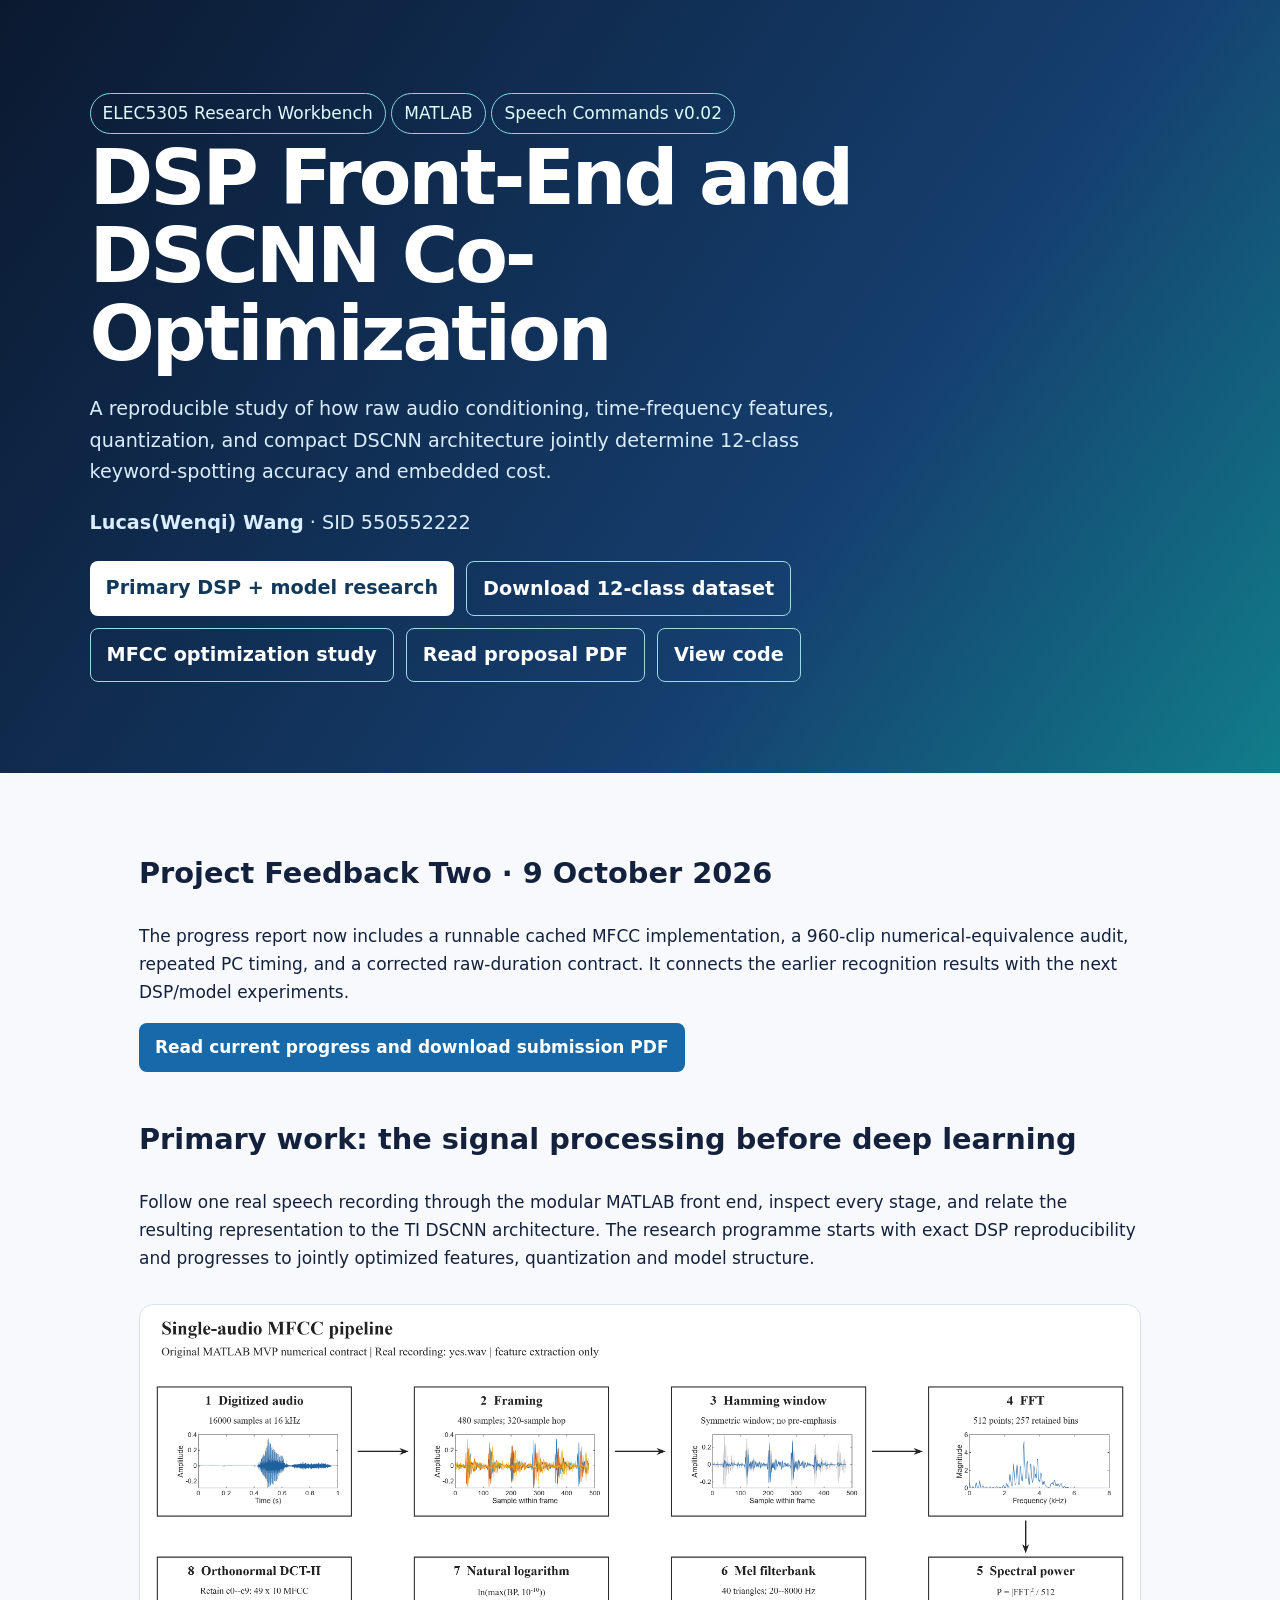
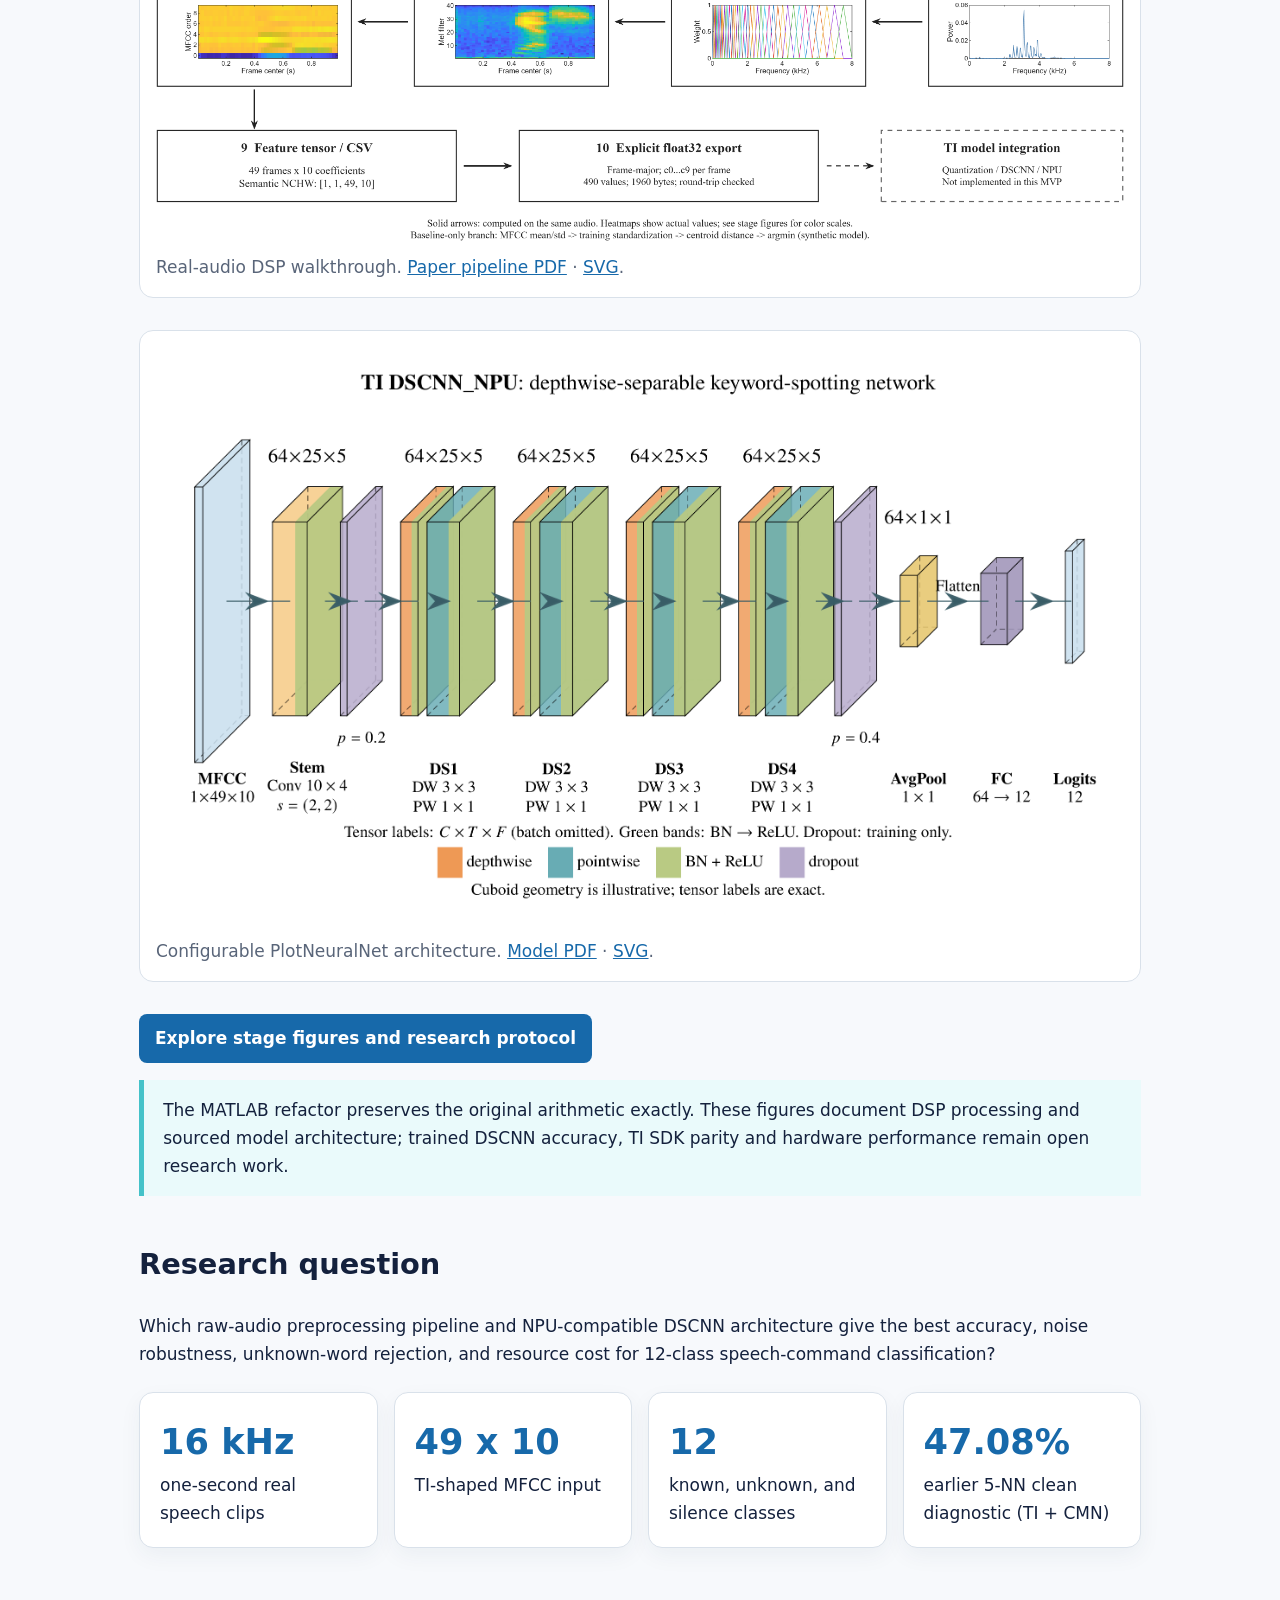
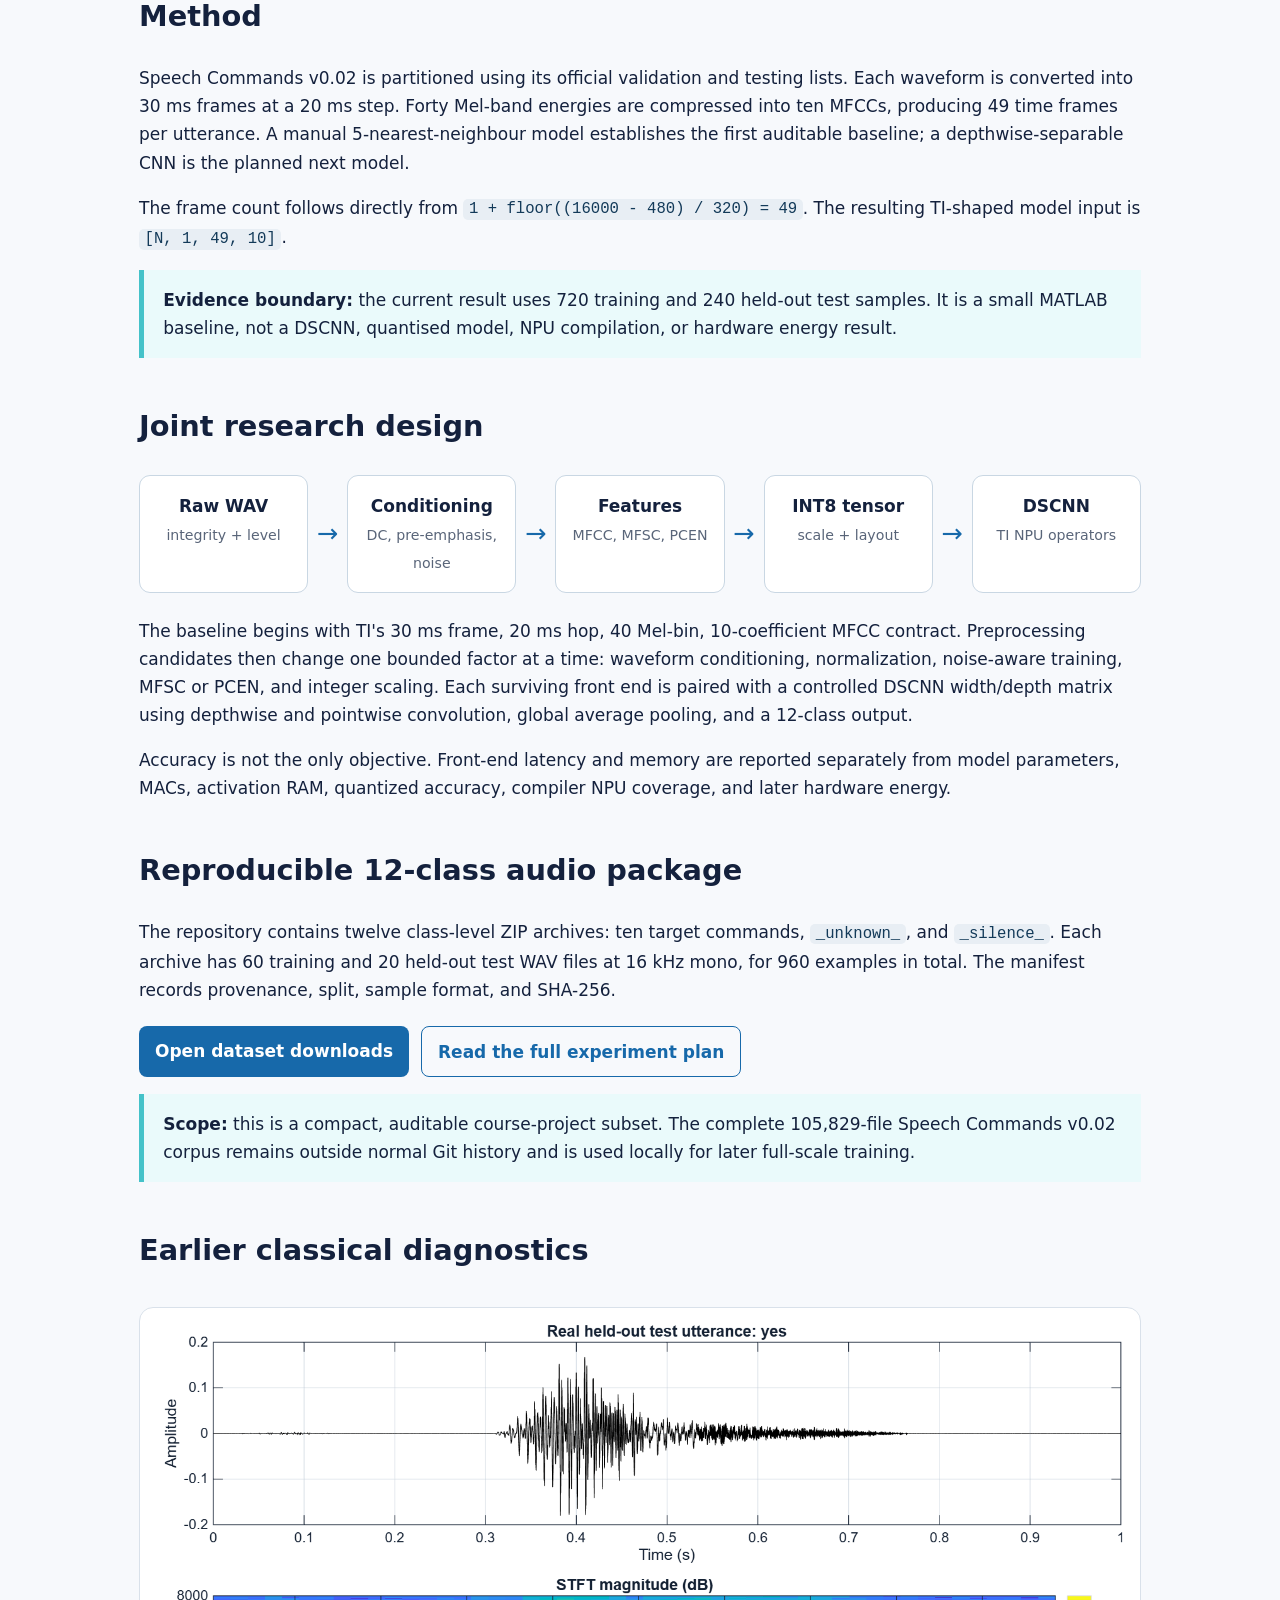
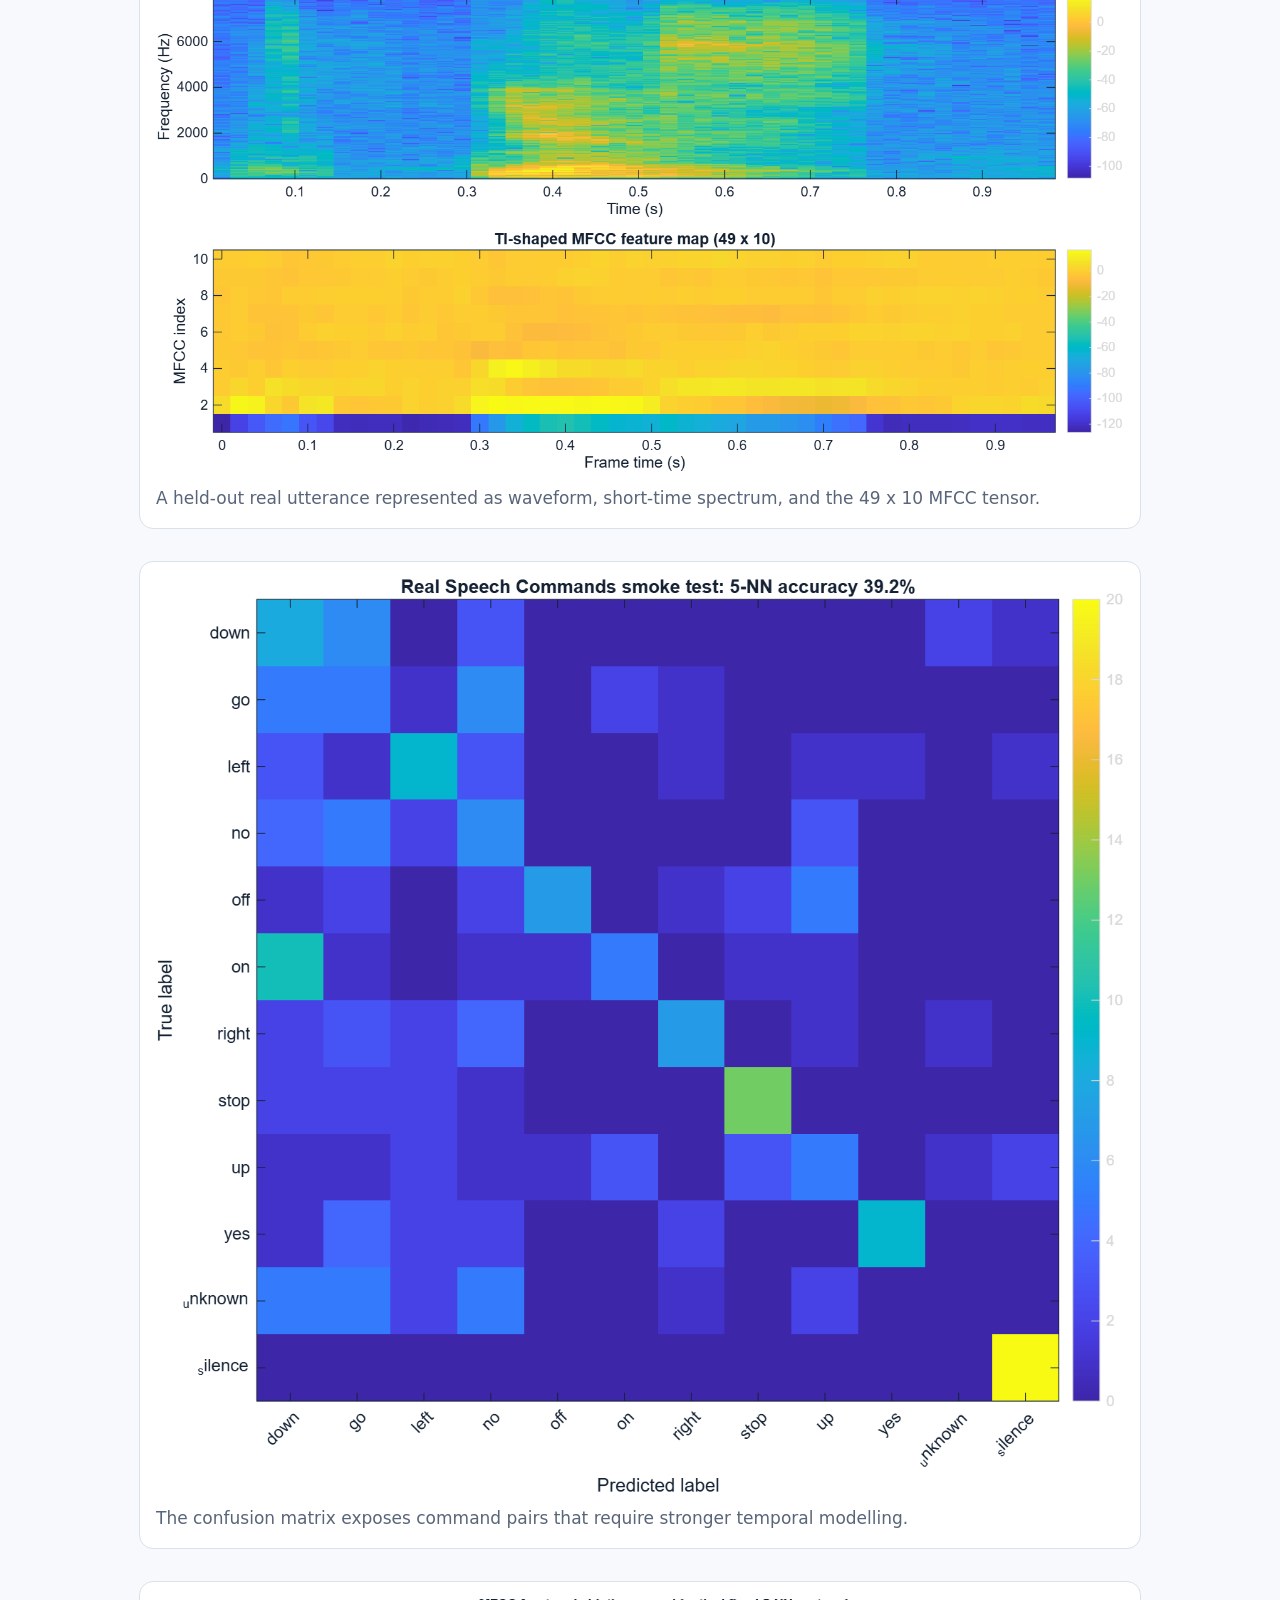
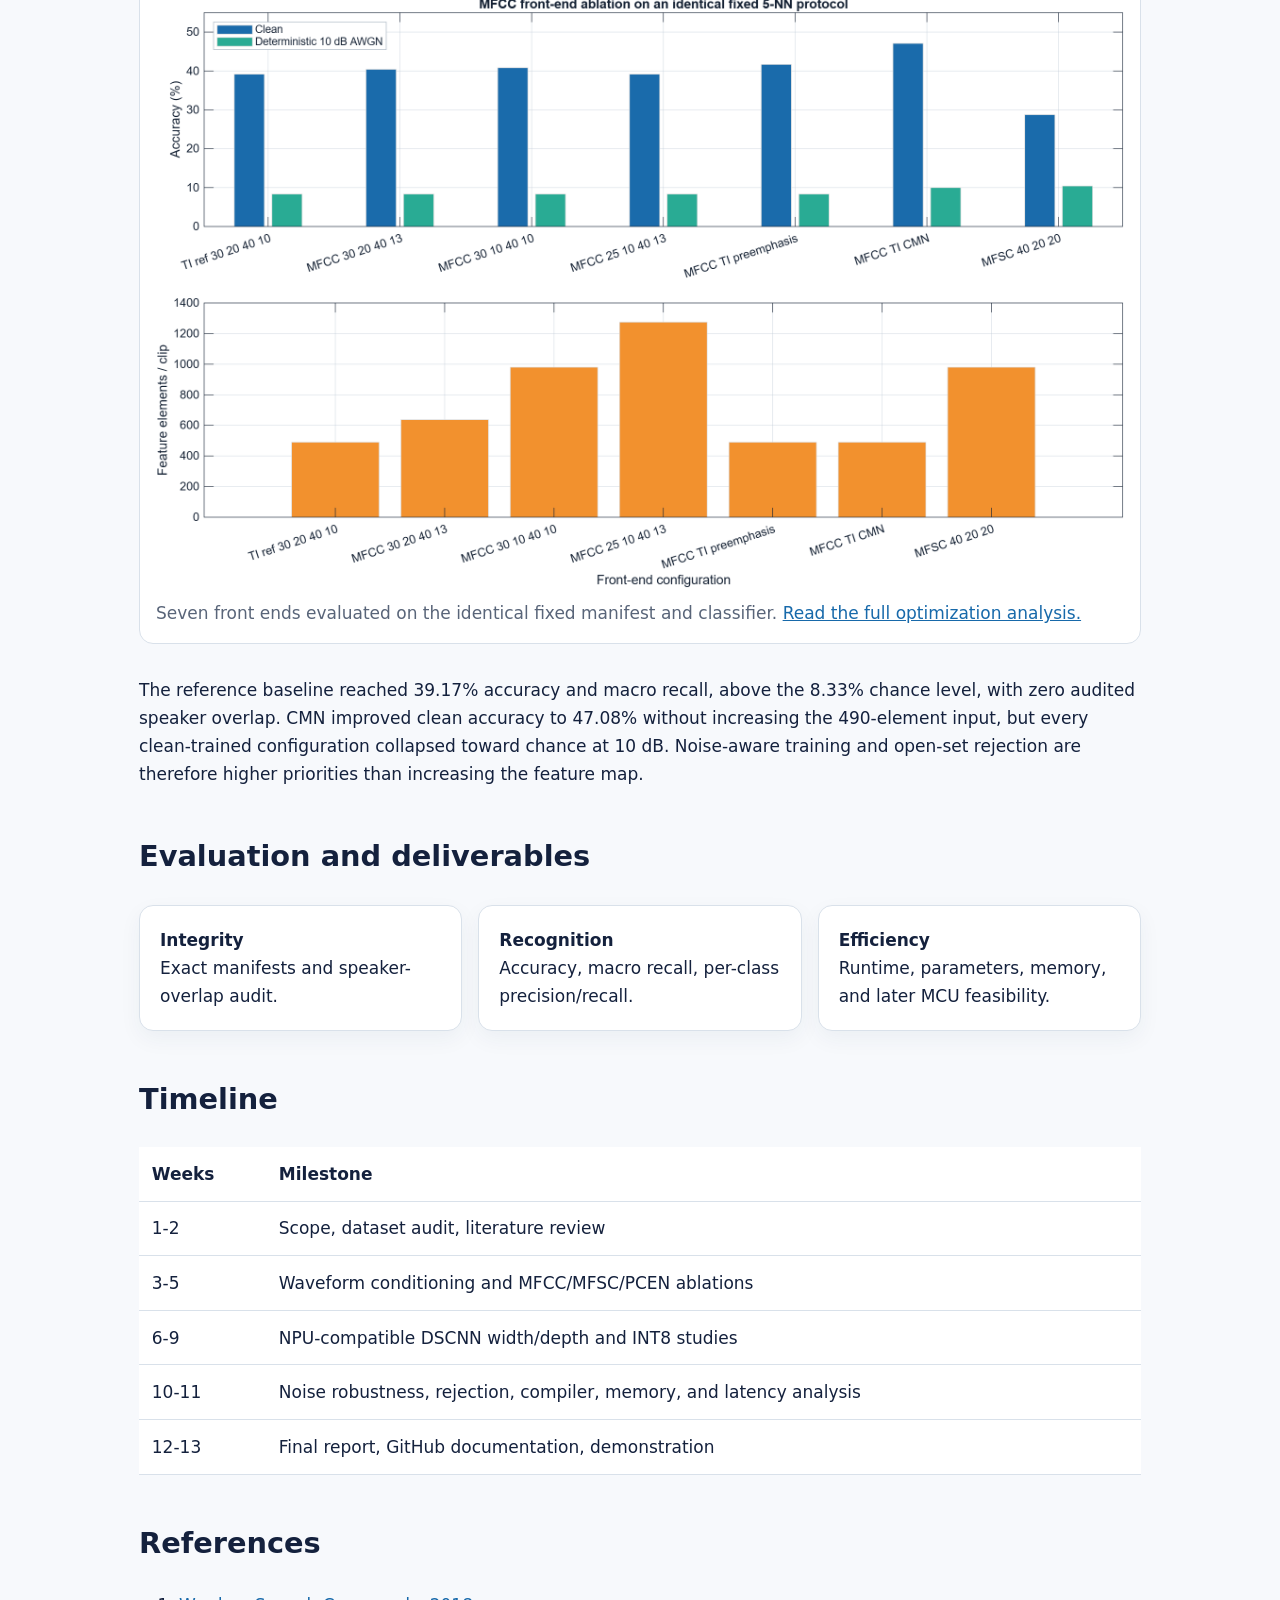
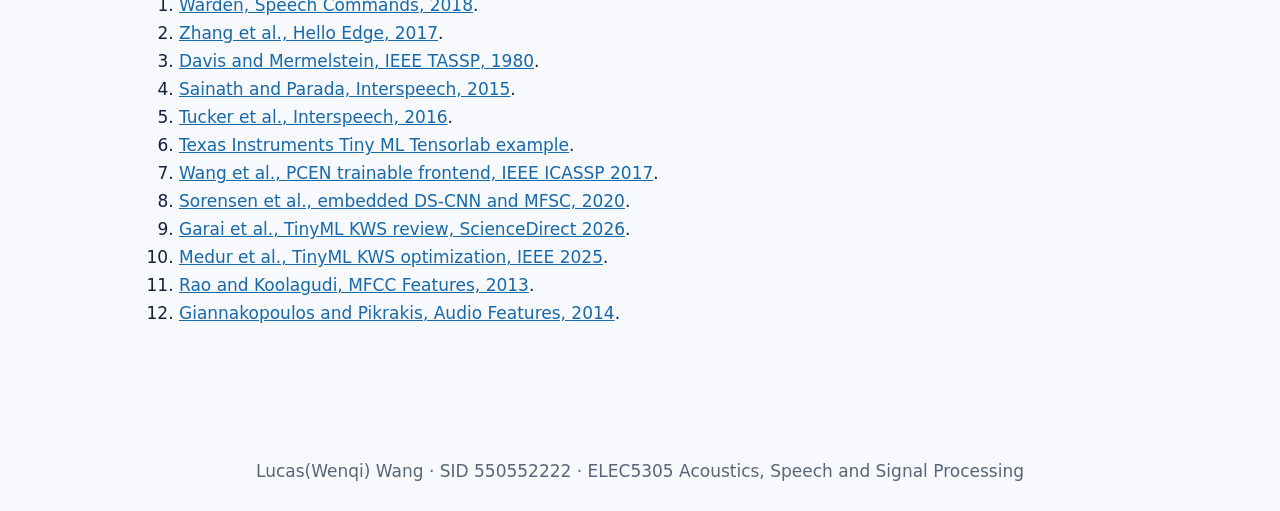
<file: docs/index.html>
<!doctype html>
<html lang="en">
<head>
  <meta charset="utf-8">
  <meta name="viewport" content="width=device-width,initial-scale=1">
  <meta name="description" content="ELEC5305 research on efficient raw-audio preprocessing and NPU-compatible DSCNN architectures for 12-class keyword spotting.">
  <meta name="author" content="Lucas(Wenqi) Wang">
  <title>Efficient Audio Preprocessing for TI NPU | ELEC5305</title>
  <link rel="stylesheet" href="styles.css">
</head>
<body>
<header>
  <div class="tag">ELEC5305 Research Workbench</div><div class="tag">MATLAB</div><div class="tag">Speech Commands v0.02</div>
  <h1>DSP Front-End and DSCNN Co-Optimization</h1>
  <p>A reproducible study of how raw audio conditioning, time-frequency features, quantization, and compact DSCNN architecture jointly determine 12-class keyword-spotting accuracy and embedded cost.</p>
  <p><strong>Lucas(Wenqi) Wang</strong> · SID 550552222</p>
  <p class="actions"><a class="button" href="dsp-model-codesign.html">Primary DSP + model research</a><a class="button secondary" href="dataset.html">Download 12-class dataset</a><a class="button secondary" href="mfcc-optimization.html">MFCC optimization study</a><a class="button secondary" href="https://github.com/wenqiwang1314-dotcom/elec5305-project-550552222/blob/main/output/pdf/ELEC5305_Project_Proposal_Lucas_Wenqi_Wang_550552222.pdf">Read proposal PDF</a><a class="button secondary" href="https://github.com/wenqiwang1314-dotcom/elec5305-project-550552222">View code</a></p>
</header>
<main>
  <section>
    <h2>Project Feedback Two · 9 October 2026</h2>
    <p>The progress report now includes a runnable cached MFCC implementation, a 960-clip numerical-equivalence audit, repeated PC timing, and a corrected raw-duration contract. It connects the earlier recognition results with the next DSP/model experiments.</p>
    <p><a class="button dark" href="feedback-two.html">Read current progress and download submission PDF</a></p>
  </section>
  <section>
    <h2>Primary work: the signal processing before deep learning</h2>
    <p>Follow one real speech recording through the modular MATLAB front end, inspect every stage, and relate the resulting representation to the TI DSCNN architecture. The research programme starts with exact DSP reproducibility and progresses to jointly optimized features, quantization and model structure.</p>
    <figure><a href="assets/research/paper_pipeline.pdf"><img src="assets/research/paper_pipeline.png" alt="Real-audio DSP pipeline with intermediate processing effects"></a><figcaption>Real-audio DSP walkthrough. <a href="assets/research/paper_pipeline.pdf">Paper pipeline PDF</a> · <a href="assets/research/paper_pipeline.svg">SVG</a>.</figcaption></figure>
    <figure><a href="assets/research/dscnn_plotneuralnet.pdf"><img loading="lazy" src="assets/research/dscnn_plotneuralnet.png" alt="TI DSCNN architecture rendered using PlotNeuralNet"></a><figcaption>Configurable PlotNeuralNet architecture. <a href="assets/research/dscnn_plotneuralnet.pdf">Model PDF</a> · <a href="assets/research/dscnn_plotneuralnet.svg">SVG</a>.</figcaption></figure>
    <p><a class="button dark" href="dsp-model-codesign.html">Explore stage figures and research protocol</a></p>
    <p class="notice">The MATLAB refactor preserves the original arithmetic exactly. These figures document DSP processing and sourced model architecture; trained DSCNN accuracy, TI SDK parity and hardware performance remain open research work.</p>
  </section>
  <section>
    <h2>Research question</h2>
    <p>Which raw-audio preprocessing pipeline and NPU-compatible DSCNN architecture give the best accuracy, noise robustness, unknown-word rejection, and resource cost for 12-class speech-command classification?</p>
    <div class="grid">
      <div class="card"><div class="metric">16 kHz</div>one-second real speech clips</div>
      <div class="card"><div class="metric">49 x 10</div>TI-shaped MFCC input</div>
      <div class="card"><div class="metric">12</div>known, unknown, and silence classes</div>
      <div class="card"><div class="metric" id="accuracy">47.08%</div>earlier 5-NN clean diagnostic (TI + CMN)</div>
    </div>
  </section>
  <section>
    <h2>Method</h2>
    <p>Speech Commands v0.02 is partitioned using its official validation and testing lists. Each waveform is converted into 30 ms frames at a 20 ms step. Forty Mel-band energies are compressed into ten MFCCs, producing 49 time frames per utterance. A manual 5-nearest-neighbour model establishes the first auditable baseline; a depthwise-separable CNN is the planned next model.</p>
    <p>The frame count follows directly from <code>1 + floor((16000 - 480) / 320) = 49</code>. The resulting TI-shaped model input is <code>[N, 1, 49, 10]</code>.</p>
    <p class="notice"><strong>Evidence boundary:</strong> the current result uses 720 training and 240 held-out test samples. It is a small MATLAB baseline, not a DSCNN, quantised model, NPU compilation, or hardware energy result.</p>
  </section>
  <section>
    <h2>Joint research design</h2>
    <div class="pipeline" aria-label="Audio preprocessing and model pipeline">
      <div>Raw WAV<br><small>integrity + level</small></div><span>→</span>
      <div>Conditioning<br><small>DC, pre-emphasis, noise</small></div><span>→</span>
      <div>Features<br><small>MFCC, MFSC, PCEN</small></div><span>→</span>
      <div>INT8 tensor<br><small>scale + layout</small></div><span>→</span>
      <div>DSCNN<br><small>TI NPU operators</small></div>
    </div>
    <p>The baseline begins with TI's 30 ms frame, 20 ms hop, 40 Mel-bin, 10-coefficient MFCC contract. Preprocessing candidates then change one bounded factor at a time: waveform conditioning, normalization, noise-aware training, MFSC or PCEN, and integer scaling. Each surviving front end is paired with a controlled DSCNN width/depth matrix using depthwise and pointwise convolution, global average pooling, and a 12-class output.</p>
    <p>Accuracy is not the only objective. Front-end latency and memory are reported separately from model parameters, MACs, activation RAM, quantized accuracy, compiler NPU coverage, and later hardware energy.</p>
  </section>
  <section>
    <h2>Reproducible 12-class audio package</h2>
    <p>The repository contains twelve class-level ZIP archives: ten target commands, <code>_unknown_</code>, and <code>_silence_</code>. Each archive has 60 training and 20 held-out test WAV files at 16 kHz mono, for 960 examples in total. The manifest records provenance, split, sample format, and SHA-256.</p>
    <p class="actions"><a class="button dark" href="dataset.html">Open dataset downloads</a><a class="button outline" href="https://github.com/wenqiwang1314-dotcom/elec5305-project-550552222/blob/main/PREPROCESSING_NPU_RESEARCH_PLAN.md">Read the full experiment plan</a></p>
    <p class="notice"><strong>Scope:</strong> this is a compact, auditable course-project subset. The complete 105,829-file Speech Commands v0.02 corpus remains outside normal Git history and is used locally for later full-scale training.</p>
  </section>
  <section>
    <h2>Earlier classical diagnostics</h2>
    <figure><img src="assets/real_audio_frontend.png" alt="Waveform, STFT and MFCC analysis of a real test utterance"><figcaption>A held-out real utterance represented as waveform, short-time spectrum, and the 49 x 10 MFCC tensor.</figcaption></figure>
    <figure><img src="assets/confusion_matrix.png" alt="Confusion matrix for the real-data smoke test"><figcaption>The confusion matrix exposes command pairs that require stronger temporal modelling.</figcaption></figure>
    <figure><img src="assets/mfcc_ablation_accuracy.png" alt="Accuracy and feature-map size for seven acoustic front ends"><figcaption>Seven front ends evaluated on the identical fixed manifest and classifier. <a href="mfcc-optimization.html">Read the full optimization analysis.</a></figcaption></figure>
    <p>The reference baseline reached 39.17% accuracy and macro recall, above the 8.33% chance level, with zero audited speaker overlap. CMN improved clean accuracy to 47.08% without increasing the 490-element input, but every clean-trained configuration collapsed toward chance at 10 dB. Noise-aware training and open-set rejection are therefore higher priorities than increasing the feature map.</p>
  </section>
  <section>
    <h2>Evaluation and deliverables</h2>
    <div class="grid">
      <div class="card"><strong>Integrity</strong><br>Exact manifests and speaker-overlap audit.</div>
      <div class="card"><strong>Recognition</strong><br>Accuracy, macro recall, per-class precision/recall.</div>
      <div class="card"><strong>Efficiency</strong><br>Runtime, parameters, memory, and later MCU feasibility.</div>
    </div>
  </section>
  <section>
    <h2>Timeline</h2>
    <table><thead><tr><th>Weeks</th><th>Milestone</th></tr></thead><tbody>
      <tr><td>1-2</td><td>Scope, dataset audit, literature review</td></tr>
      <tr><td>3-5</td><td>Waveform conditioning and MFCC/MFSC/PCEN ablations</td></tr>
      <tr><td>6-9</td><td>NPU-compatible DSCNN width/depth and INT8 studies</td></tr>
      <tr><td>10-11</td><td>Noise robustness, rejection, compiler, memory, and latency analysis</td></tr>
      <tr><td>12-13</td><td>Final report, GitHub documentation, demonstration</td></tr>
    </tbody></table>
  </section>
  <section>
    <h2>References</h2>
    <ol>
      <li><a href="https://arxiv.org/abs/1804.03209">Warden, Speech Commands, 2018</a>.</li>
      <li><a href="https://arxiv.org/abs/1711.07128">Zhang et al., Hello Edge, 2017</a>.</li>
      <li><a href="https://doi.org/10.1109/TASSP.1980.1163420">Davis and Mermelstein, IEEE TASSP, 1980</a>.</li>
      <li><a href="https://doi.org/10.21437/Interspeech.2015-147">Sainath and Parada, Interspeech, 2015</a>.</li>
      <li><a href="https://doi.org/10.21437/Interspeech.2016-1393">Tucker et al., Interspeech, 2016</a>.</li>
      <li><a href="https://software-dl.ti.com/C2000/esd/mcu_ai/01_04_00/user_guide/examples/google_speech_command.html">Texas Instruments Tiny ML Tensorlab example</a>.</li>
      <li><a href="https://doi.org/10.1109/ICASSP.2017.7953242">Wang et al., PCEN trainable frontend, IEEE ICASSP 2017</a>.</li>
      <li><a href="https://doi.org/10.1186/s13636-020-00176-2">Sorensen et al., embedded DS-CNN and MFSC, 2020</a>.</li>
      <li><a href="https://doi.org/10.1016/j.neucom.2026.134028">Garai et al., TinyML KWS review, ScienceDirect 2026</a>.</li>
      <li><a href="https://doi.org/10.1109/MIPRO65660.2025.11131906">Medur et al., TinyML KWS optimization, IEEE 2025</a>.</li>
      <li><a href="https://doi.org/10.1007/978-1-4614-6360-3">Rao and Koolagudi, MFCC Features, 2013</a>.</li>
      <li><a href="https://doi.org/10.1016/B978-0-08-099388-1.00004-2">Giannakopoulos and Pikrakis, Audio Features, 2014</a>.</li>
    </ol>
  </section>
</main>
<footer>Lucas(Wenqi) Wang · SID 550552222 · ELEC5305 Acoustics, Speech and Signal Processing</footer>
</body>
</html>
</file>
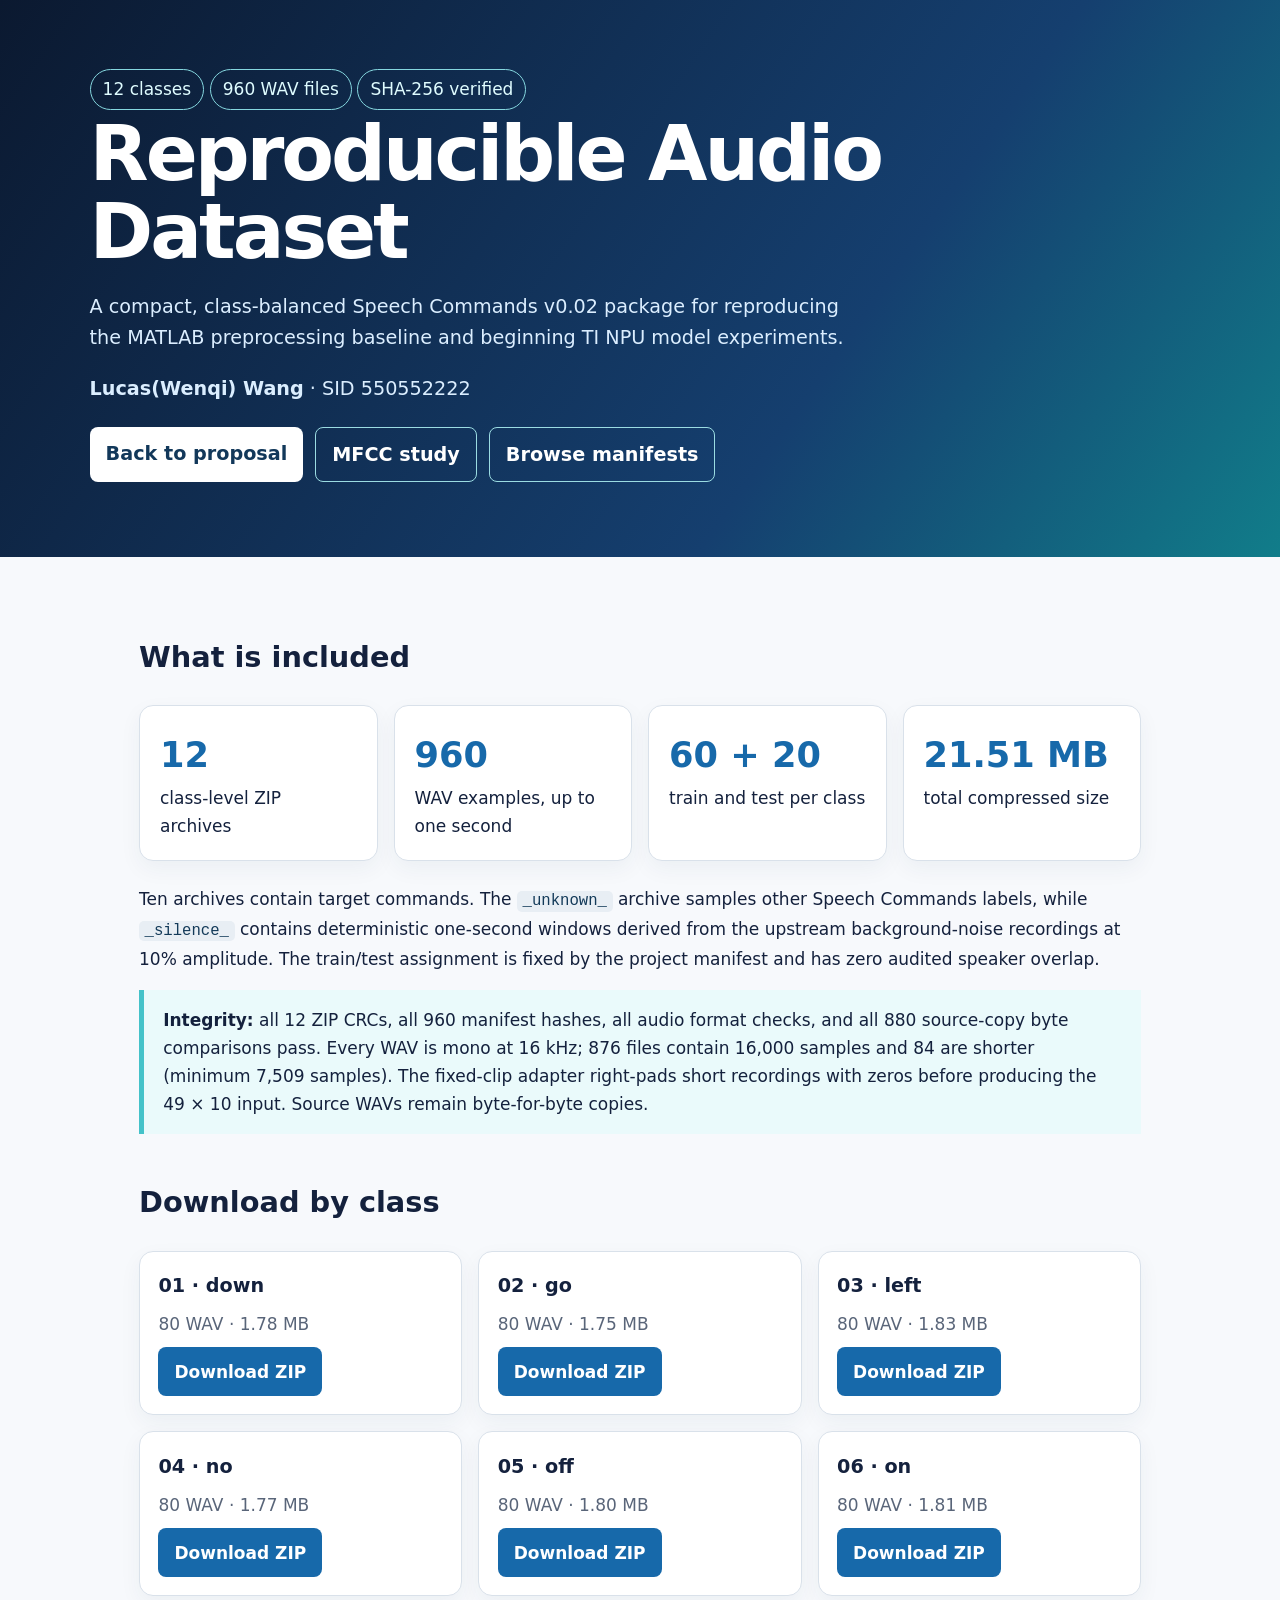
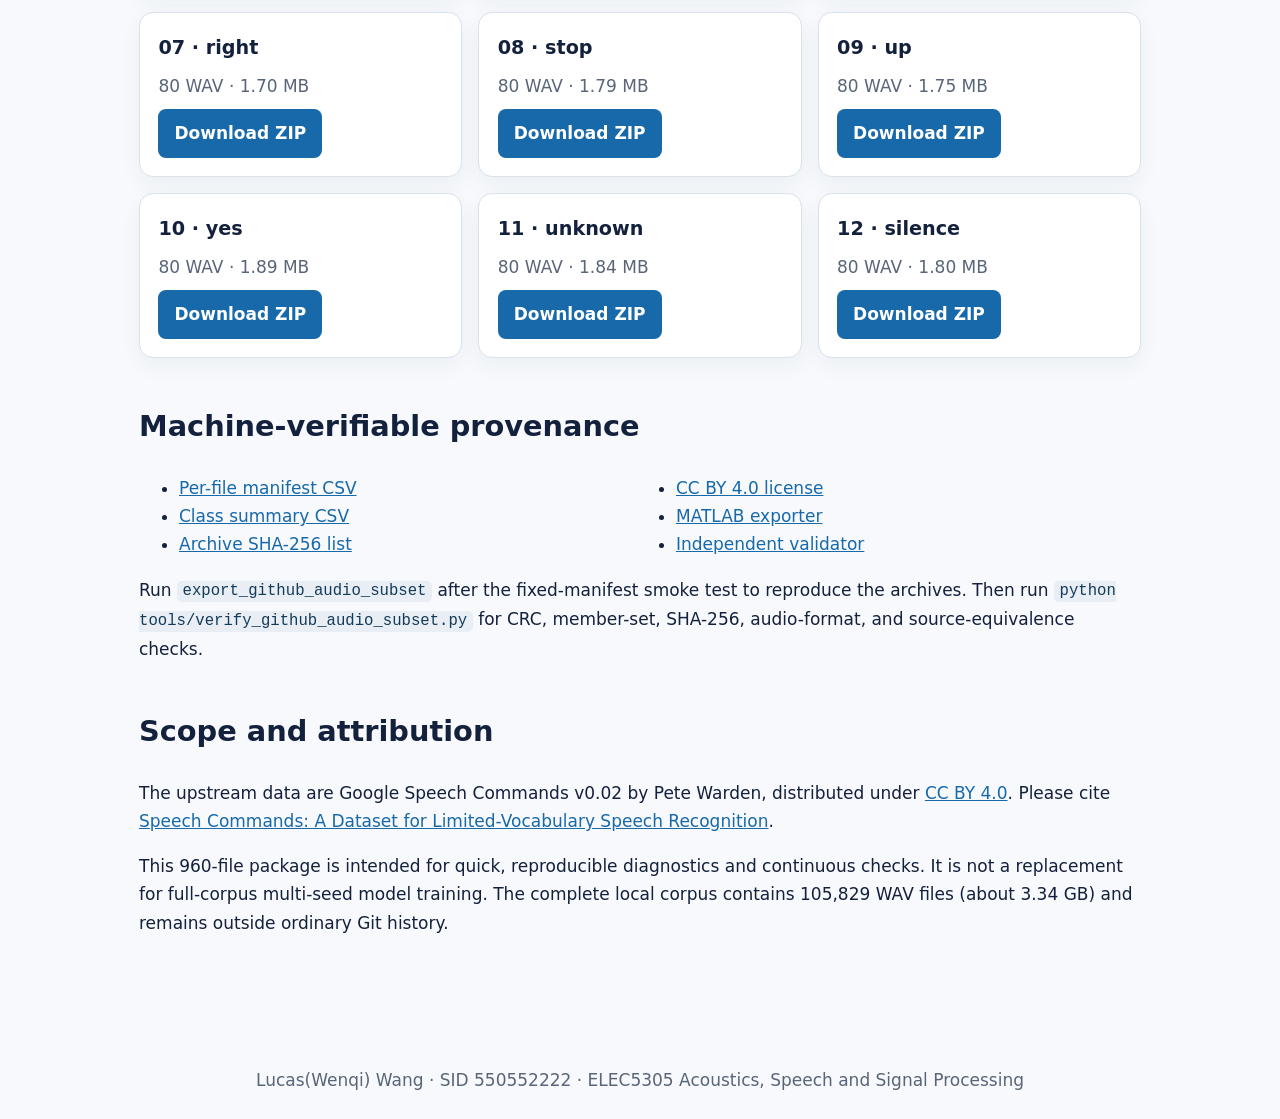
<file: docs/dataset.html>
<!doctype html>
<html lang="en">
<head>
  <meta charset="utf-8">
  <meta name="viewport" content="width=device-width,initial-scale=1">
  <meta name="description" content="Twelve reproducible Speech Commands class archives for the ELEC5305 MATLAB and TI NPU keyword-spotting project.">
  <meta name="author" content="Lucas(Wenqi) Wang">
  <title>12-Class Audio Dataset | ELEC5305</title>
  <link rel="stylesheet" href="styles.css">
</head>
<body>
<header class="compact">
  <div class="tag">12 classes</div><div class="tag">960 WAV files</div><div class="tag">SHA-256 verified</div>
  <h1>Reproducible Audio Dataset</h1>
  <p>A compact, class-balanced Speech Commands v0.02 package for reproducing the MATLAB preprocessing baseline and beginning TI NPU model experiments.</p>
  <p><strong>Lucas(Wenqi) Wang</strong> · SID 550552222</p>
  <p class="actions"><a class="button" href="index.html">Back to proposal</a><a class="button secondary" href="mfcc-optimization.html">MFCC study</a><a class="button secondary" href="https://github.com/wenqiwang1314-dotcom/elec5305-project-550552222/tree/main/data/github_subset">Browse manifests</a></p>
</header>
<main>
  <section>
    <h2>What is included</h2>
    <div class="grid">
      <div class="card"><div class="metric">12</div>class-level ZIP archives</div>
      <div class="card"><div class="metric">960</div>WAV examples, up to one second</div>
      <div class="card"><div class="metric">60 + 20</div>train and test per class</div>
      <div class="card"><div class="metric">21.51 MB</div>total compressed size</div>
    </div>
    <p>Ten archives contain target commands. The <code>_unknown_</code> archive samples other Speech Commands labels, while <code>_silence_</code> contains deterministic one-second windows derived from the upstream background-noise recordings at 10% amplitude. The train/test assignment is fixed by the project manifest and has zero audited speaker overlap.</p>
    <p class="notice"><strong>Integrity:</strong> all 12 ZIP CRCs, all 960 manifest hashes, all audio format checks, and all 880 source-copy byte comparisons pass. Every WAV is mono at 16 kHz; 876 files contain 16,000 samples and 84 are shorter (minimum 7,509 samples). The fixed-clip adapter right-pads short recordings with zeros before producing the 49 × 10 input. Source WAVs remain byte-for-byte copies.</p>
  </section>

  <section>
    <h2>Download by class</h2>
    <div class="download-grid">
      <article class="download-card"><h3>01 · down</h3><p>80 WAV · 1.78 MB</p><a class="button" href="https://raw.githubusercontent.com/wenqiwang1314-dotcom/elec5305-project-550552222/main/data/github_subset/archives/01_down.zip">Download ZIP</a></article>
      <article class="download-card"><h3>02 · go</h3><p>80 WAV · 1.75 MB</p><a class="button" href="https://raw.githubusercontent.com/wenqiwang1314-dotcom/elec5305-project-550552222/main/data/github_subset/archives/02_go.zip">Download ZIP</a></article>
      <article class="download-card"><h3>03 · left</h3><p>80 WAV · 1.83 MB</p><a class="button" href="https://raw.githubusercontent.com/wenqiwang1314-dotcom/elec5305-project-550552222/main/data/github_subset/archives/03_left.zip">Download ZIP</a></article>
      <article class="download-card"><h3>04 · no</h3><p>80 WAV · 1.77 MB</p><a class="button" href="https://raw.githubusercontent.com/wenqiwang1314-dotcom/elec5305-project-550552222/main/data/github_subset/archives/04_no.zip">Download ZIP</a></article>
      <article class="download-card"><h3>05 · off</h3><p>80 WAV · 1.80 MB</p><a class="button" href="https://raw.githubusercontent.com/wenqiwang1314-dotcom/elec5305-project-550552222/main/data/github_subset/archives/05_off.zip">Download ZIP</a></article>
      <article class="download-card"><h3>06 · on</h3><p>80 WAV · 1.81 MB</p><a class="button" href="https://raw.githubusercontent.com/wenqiwang1314-dotcom/elec5305-project-550552222/main/data/github_subset/archives/06_on.zip">Download ZIP</a></article>
      <article class="download-card"><h3>07 · right</h3><p>80 WAV · 1.70 MB</p><a class="button" href="https://raw.githubusercontent.com/wenqiwang1314-dotcom/elec5305-project-550552222/main/data/github_subset/archives/07_right.zip">Download ZIP</a></article>
      <article class="download-card"><h3>08 · stop</h3><p>80 WAV · 1.79 MB</p><a class="button" href="https://raw.githubusercontent.com/wenqiwang1314-dotcom/elec5305-project-550552222/main/data/github_subset/archives/08_stop.zip">Download ZIP</a></article>
      <article class="download-card"><h3>09 · up</h3><p>80 WAV · 1.75 MB</p><a class="button" href="https://raw.githubusercontent.com/wenqiwang1314-dotcom/elec5305-project-550552222/main/data/github_subset/archives/09_up.zip">Download ZIP</a></article>
      <article class="download-card"><h3>10 · yes</h3><p>80 WAV · 1.89 MB</p><a class="button" href="https://raw.githubusercontent.com/wenqiwang1314-dotcom/elec5305-project-550552222/main/data/github_subset/archives/10_yes.zip">Download ZIP</a></article>
      <article class="download-card"><h3>11 · unknown</h3><p>80 WAV · 1.84 MB</p><a class="button" href="https://raw.githubusercontent.com/wenqiwang1314-dotcom/elec5305-project-550552222/main/data/github_subset/archives/11_unknown.zip">Download ZIP</a></article>
      <article class="download-card"><h3>12 · silence</h3><p>80 WAV · 1.80 MB</p><a class="button" href="https://raw.githubusercontent.com/wenqiwang1314-dotcom/elec5305-project-550552222/main/data/github_subset/archives/12_silence.zip">Download ZIP</a></article>
    </div>
  </section>

  <section>
    <h2>Machine-verifiable provenance</h2>
    <ul class="compact-list">
      <li><a href="https://raw.githubusercontent.com/wenqiwang1314-dotcom/elec5305-project-550552222/main/data/github_subset/manifest.csv">Per-file manifest CSV</a></li>
      <li><a href="https://raw.githubusercontent.com/wenqiwang1314-dotcom/elec5305-project-550552222/main/data/github_subset/class_summary.csv">Class summary CSV</a></li>
      <li><a href="https://raw.githubusercontent.com/wenqiwang1314-dotcom/elec5305-project-550552222/main/data/github_subset/SHA256SUMS.txt">Archive SHA-256 list</a></li>
      <li><a href="https://raw.githubusercontent.com/wenqiwang1314-dotcom/elec5305-project-550552222/main/data/github_subset/LICENSE_CC_BY_4.0.txt">CC BY 4.0 license</a></li>
      <li><a href="https://github.com/wenqiwang1314-dotcom/elec5305-project-550552222/blob/main/src/export_github_audio_subset.m">MATLAB exporter</a></li>
      <li><a href="https://github.com/wenqiwang1314-dotcom/elec5305-project-550552222/blob/main/tools/verify_github_audio_subset.py">Independent validator</a></li>
    </ul>
    <p>Run <code>export_github_audio_subset</code> after the fixed-manifest smoke test to reproduce the archives. Then run <code>python tools/verify_github_audio_subset.py</code> for CRC, member-set, SHA-256, audio-format, and source-equivalence checks.</p>
  </section>

  <section>
    <h2>Scope and attribution</h2>
    <p>The upstream data are Google Speech Commands v0.02 by Pete Warden, distributed under <a href="https://creativecommons.org/licenses/by/4.0/">CC BY 4.0</a>. Please cite <a href="https://arxiv.org/abs/1804.03209">Speech Commands: A Dataset for Limited-Vocabulary Speech Recognition</a>.</p>
    <p>This 960-file package is intended for quick, reproducible diagnostics and continuous checks. It is not a replacement for full-corpus multi-seed model training. The complete local corpus contains 105,829 WAV files (about 3.34 GB) and remains outside ordinary Git history.</p>
  </section>
</main>
<footer>Lucas(Wenqi) Wang · SID 550552222 · ELEC5305 Acoustics, Speech and Signal Processing</footer>
</body>
</html>
</file>
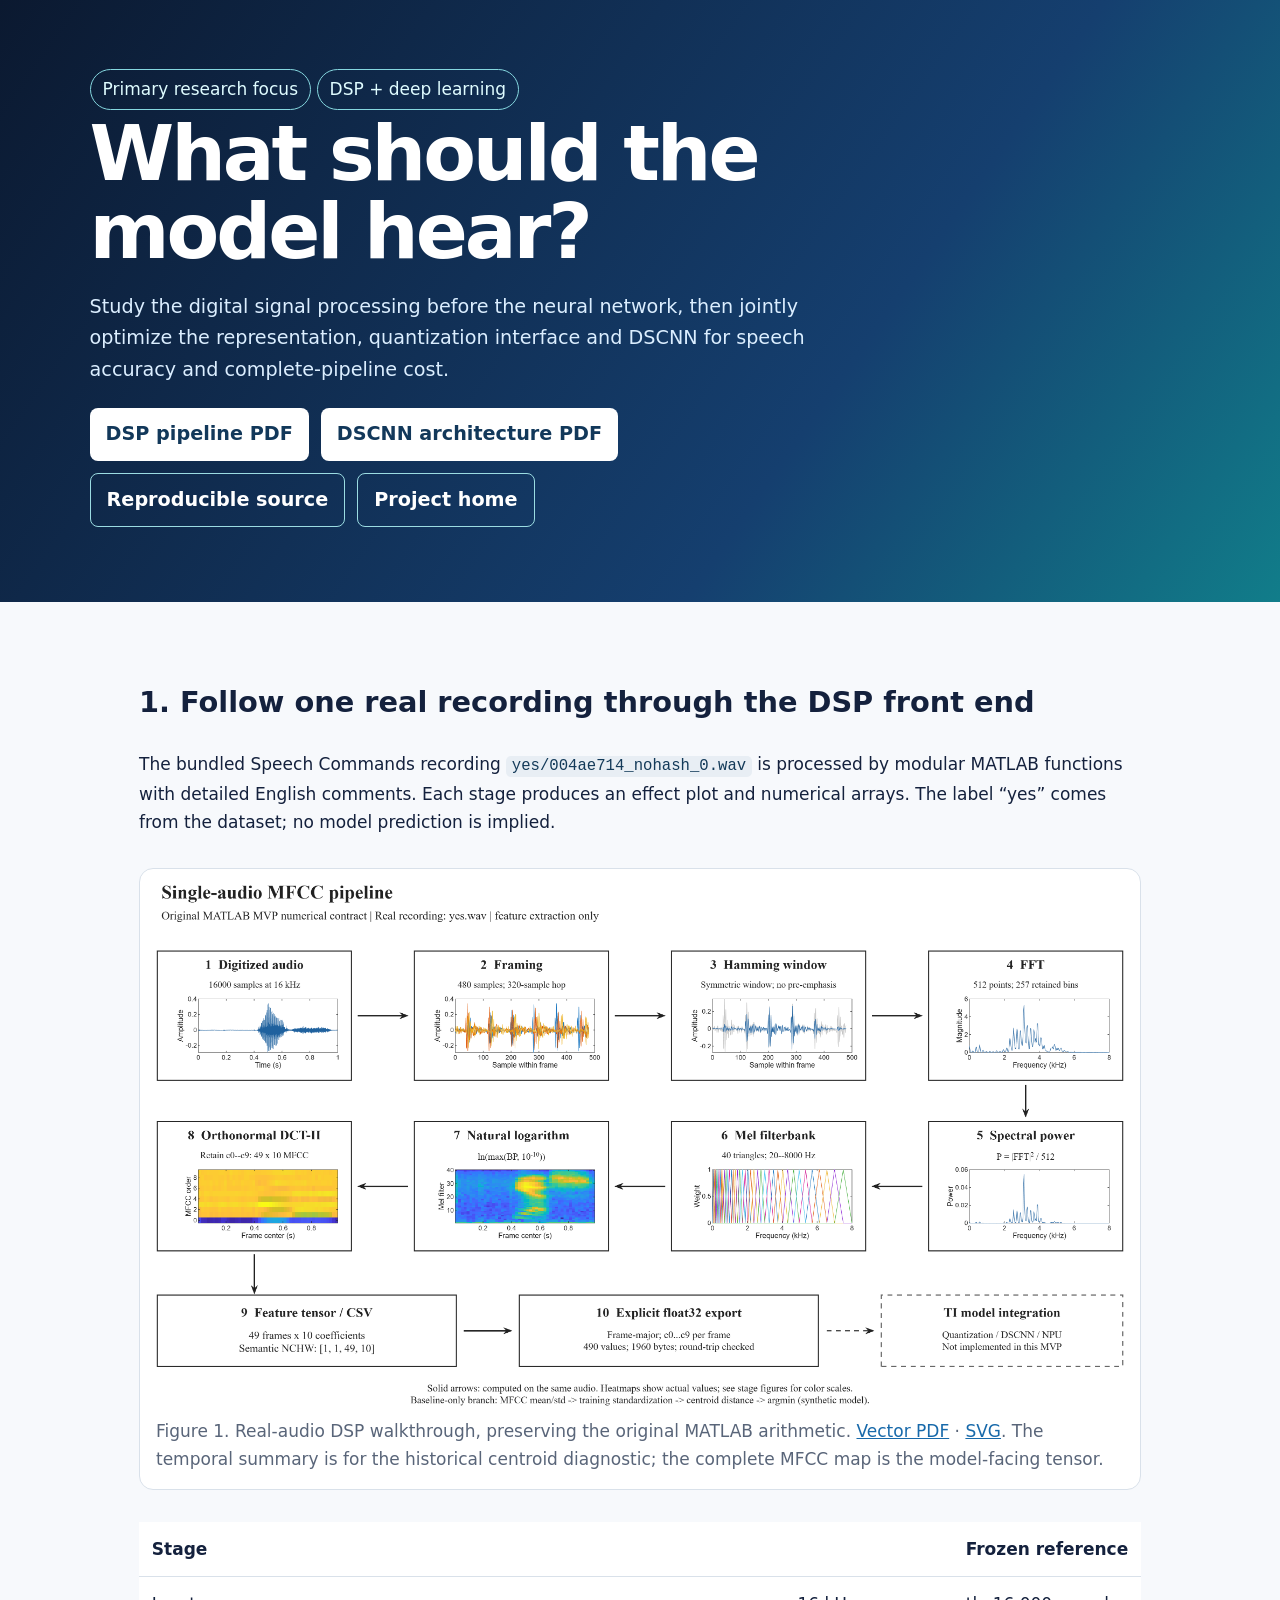
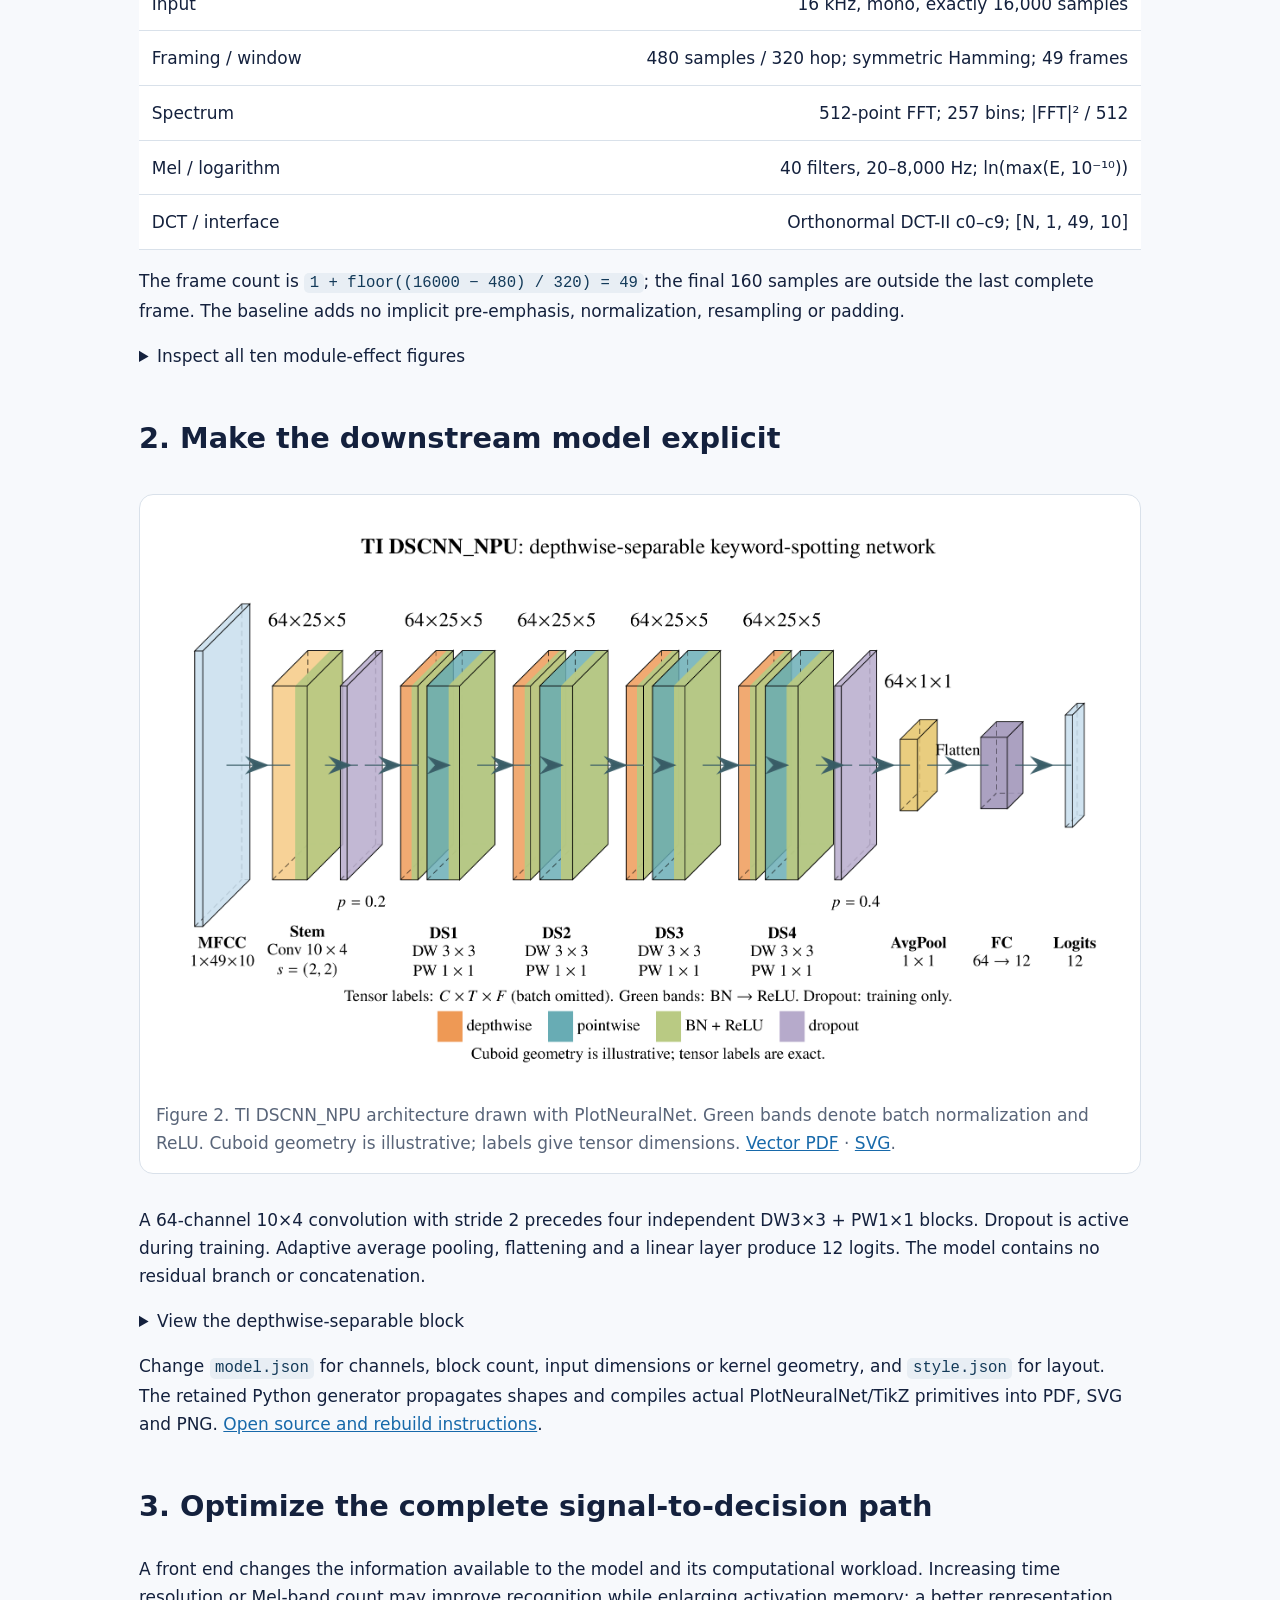
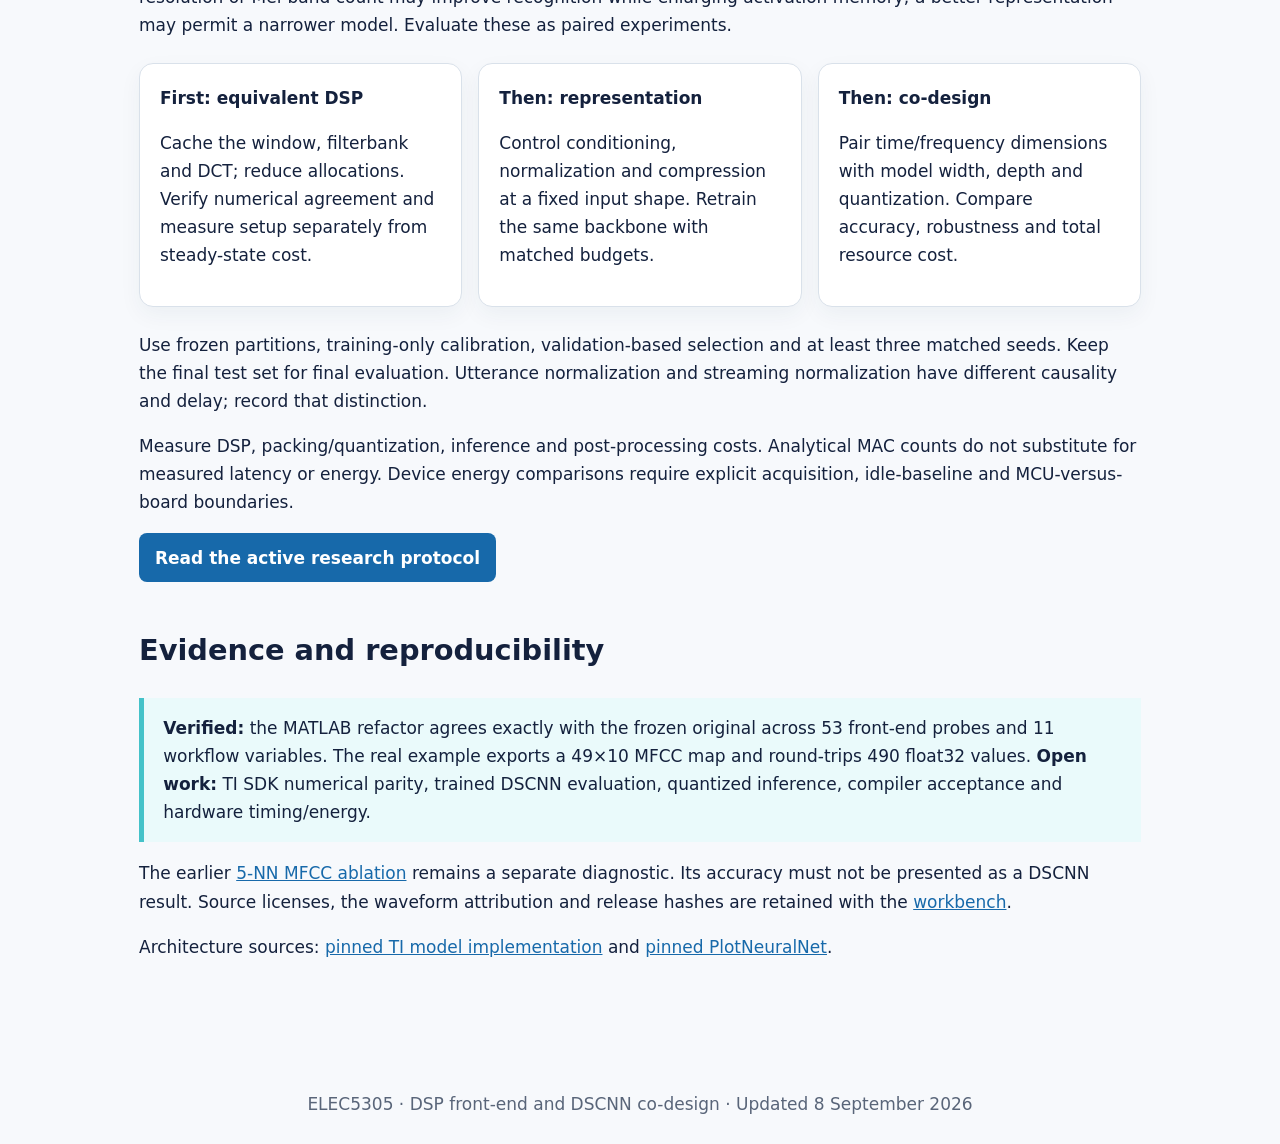
<file: docs/dsp-model-codesign.html>
<!doctype html>
<html lang="en">
<head>
  <meta charset="utf-8">
  <meta name="viewport" content="width=device-width,initial-scale=1">
  <meta name="description" content="Reproducible pre-model DSP research: real-audio MATLAB walkthrough, PlotNeuralNet DSCNN figures and a joint optimization protocol.">
  <title>DSP Front-End and DSCNN Co-Design | ELEC5305</title>
  <link rel="stylesheet" href="styles.css">
</head>
<body>
<header class="compact">
  <div class="tag">Primary research focus</div><div class="tag">DSP + deep learning</div>
  <h1>What should the model hear?</h1>
  <p>Study the digital signal processing before the neural network, then jointly optimize the representation, quantization interface and DSCNN for speech accuracy and complete-pipeline cost.</p>
  <p class="actions"><a class="button" href="assets/research/paper_pipeline.pdf">DSP pipeline PDF</a><a class="button" href="assets/research/dscnn_plotneuralnet.pdf">DSCNN architecture PDF</a><a class="button secondary" href="https://github.com/wenqiwang1314-dotcom/elec5305-project-550552222/tree/main/research/ti_gsc_matlab_mvp">Reproducible source</a><a class="button secondary" href="index.html">Project home</a></p>
</header>
<main>
  <section>
    <h2>1. Follow one real recording through the DSP front end</h2>
    <p>The bundled Speech Commands recording <code>yes/004ae714_nohash_0.wav</code> is processed by modular MATLAB functions with detailed English comments. Each stage produces an effect plot and numerical arrays. The label “yes” comes from the dataset; no model prediction is implied.</p>
    <figure><a href="assets/research/paper_pipeline.pdf"><img src="assets/research/paper_pipeline.png" alt="Paper-style workflow showing real audio, frames, Hamming window, FFT, power, Mel filtering, logarithm and MFCC output"></a><figcaption>Figure 1. Real-audio DSP walkthrough, preserving the original MATLAB arithmetic. <a href="assets/research/paper_pipeline.pdf">Vector PDF</a> · <a href="assets/research/paper_pipeline.svg">SVG</a>. The temporal summary is for the historical centroid diagnostic; the complete MFCC map is the model-facing tensor.</figcaption></figure>
    <table class="results"><thead><tr><th>Stage</th><th>Frozen reference</th></tr></thead><tbody>
      <tr><td>Input</td><td>16 kHz, mono, exactly 16,000 samples</td></tr>
      <tr><td>Framing / window</td><td>480 samples / 320 hop; symmetric Hamming; 49 frames</td></tr>
      <tr><td>Spectrum</td><td>512-point FFT; 257 bins; |FFT|² / 512</td></tr>
      <tr><td>Mel / logarithm</td><td>40 filters, 20–8,000 Hz; ln(max(E, 10⁻¹⁰))</td></tr>
      <tr><td>DCT / interface</td><td>Orthonormal DCT-II c0–c9; [N, 1, 49, 10]</td></tr>
    </tbody></table>
    <p>The frame count is <code>1 + floor((16000 − 480) / 320) = 49</code>; the final 160 samples are outside the last complete frame. The baseline adds no implicit pre-emphasis, normalization, resampling or padding.</p>
    <details><summary>Inspect all ten module-effect figures</summary>
      <div class="grid">
        <figure><img loading="lazy" src="assets/research/00_audio.png" alt="Original real speech waveform"><figcaption>00 · Input waveform</figcaption></figure>
        <figure><img loading="lazy" src="assets/research/01_framing.png" alt="Overlapping frame selection"><figcaption>01 · Framing</figcaption></figure>
        <figure><img loading="lazy" src="assets/research/02_window.png" alt="Hamming window and windowed speech frames"><figcaption>02 · Windowing</figcaption></figure>
        <figure><img loading="lazy" src="assets/research/03_fft.png" alt="FFT output"><figcaption>03 · FFT</figcaption></figure>
        <figure><img loading="lazy" src="assets/research/04_power.png" alt="Frame power spectra"><figcaption>04 · Power spectrum</figcaption></figure>
        <figure><img loading="lazy" src="assets/research/05_mel.png" alt="Mel filterbank and band energies"><figcaption>05 · Mel filtering</figcaption></figure>
        <figure><img loading="lazy" src="assets/research/06_logmel.png" alt="Log Mel spectral representation"><figcaption>06 · Log compression</figcaption></figure>
        <figure><img loading="lazy" src="assets/research/07_mfcc.png" alt="MFCC coefficients across 49 frames"><figcaption>07 · DCT / MFCC</figcaption></figure>
        <figure><img loading="lazy" src="assets/research/08_summary.png" alt="Temporal summary for the centroid diagnostic"><figcaption>08 · Diagnostic summary</figcaption></figure>
        <figure><img loading="lazy" src="assets/research/09_export.png" alt="Tensor packing and binary export"><figcaption>09 · Tensor export</figcaption></figure>
      </div>
    </details>
  </section>
  <section>
    <h2>2. Make the downstream model explicit</h2>
    <figure><a href="assets/research/dscnn_plotneuralnet.pdf"><img loading="lazy" src="assets/research/dscnn_plotneuralnet.png" alt="TI DSCNN three dimensional architecture: convolutional stem, four depthwise separable blocks, pooling and classifier"></a><figcaption>Figure 2. TI DSCNN_NPU architecture drawn with PlotNeuralNet. Green bands denote batch normalization and ReLU. Cuboid geometry is illustrative; labels give tensor dimensions. <a href="assets/research/dscnn_plotneuralnet.pdf">Vector PDF</a> · <a href="assets/research/dscnn_plotneuralnet.svg">SVG</a>.</figcaption></figure>
    <p>A 64-channel 10×4 convolution with stride 2 precedes four independent DW3×3 + PW1×1 blocks. Dropout is active during training. Adaptive average pooling, flattening and a linear layer produce 12 logits. The model contains no residual branch or concatenation.</p>
    <details><summary>View the depthwise-separable block</summary><figure><img loading="lazy" src="assets/research/ds_block_plotneuralnet.png" alt="Depthwise spatial filtering followed by pointwise channel mixing"><figcaption><a href="assets/research/ds_block_plotneuralnet.pdf">Download block PDF</a>. Each convolution is followed by BN and ReLU.</figcaption></figure></details>
    <p>Change <code>model.json</code> for channels, block count, input dimensions or kernel geometry, and <code>style.json</code> for layout. The retained Python generator propagates shapes and compiles actual PlotNeuralNet/TikZ primitives into PDF, SVG and PNG. <a href="https://github.com/wenqiwang1314-dotcom/elec5305-project-550552222/tree/main/research/ti_gsc_matlab_mvp/plotneuralnet">Open source and rebuild instructions</a>.</p>
  </section>
  <section>
    <h2>3. Optimize the complete signal-to-decision path</h2>
    <p>A front end changes the information available to the model and its computational workload. Increasing time resolution or Mel-band count may improve recognition while enlarging activation memory; a better representation may permit a narrower model. Evaluate these as paired experiments.</p>
    <div class="grid">
      <div class="card"><strong>First: equivalent DSP</strong><p>Cache the window, filterbank and DCT; reduce allocations. Verify numerical agreement and measure setup separately from steady-state cost.</p></div>
      <div class="card"><strong>Then: representation</strong><p>Control conditioning, normalization and compression at a fixed input shape. Retrain the same backbone with matched budgets.</p></div>
      <div class="card"><strong>Then: co-design</strong><p>Pair time/frequency dimensions with model width, depth and quantization. Compare accuracy, robustness and total resource cost.</p></div>
    </div>
    <p>Use frozen partitions, training-only calibration, validation-based selection and at least three matched seeds. Keep the final test set for final evaluation. Utterance normalization and streaming normalization have different causality and delay; record that distinction.</p>
    <p>Measure DSP, packing/quantization, inference and post-processing costs. Analytical MAC counts do not substitute for measured latency or energy. Device energy comparisons require explicit acquisition, idle-baseline and MCU-versus-board boundaries.</p>
    <p><a class="button dark" href="https://github.com/wenqiwang1314-dotcom/elec5305-project-550552222/blob/main/RESEARCH_FOCUS.md">Read the active research protocol</a></p>
  </section>
  <section>
    <h2>Evidence and reproducibility</h2>
    <p class="notice"><strong>Verified:</strong> the MATLAB refactor agrees exactly with the frozen original across 53 front-end probes and 11 workflow variables. The real example exports a 49×10 MFCC map and round-trips 490 float32 values. <strong>Open work:</strong> TI SDK numerical parity, trained DSCNN evaluation, quantized inference, compiler acceptance and hardware timing/energy.</p>
    <p>The earlier <a href="mfcc-optimization.html">5-NN MFCC ablation</a> remains a separate diagnostic. Its accuracy must not be presented as a DSCNN result. Source licenses, the waveform attribution and release hashes are retained with the <a href="https://github.com/wenqiwang1314-dotcom/elec5305-project-550552222/tree/main/research/ti_gsc_matlab_mvp">workbench</a>.</p>
    <p>Architecture sources: <a href="https://github.com/TexasInstruments/tinyml-modelzoo/blob/b5fcd63e5d28fd7c9f1a7ea0f85b5778adcd9527/tinyml_modelzoo/models/audio.py#L8-L86">pinned TI model implementation</a> and <a href="https://github.com/HarisIqbal88/PlotNeuralNet/tree/e96bc852189c2089dd500527a0a01a5a36e8977e">pinned PlotNeuralNet</a>.</p>
  </section>
</main>
<footer>ELEC5305 · DSP front-end and DSCNN co-design · Updated 8 September 2026</footer>
</body>
</html>
</file>
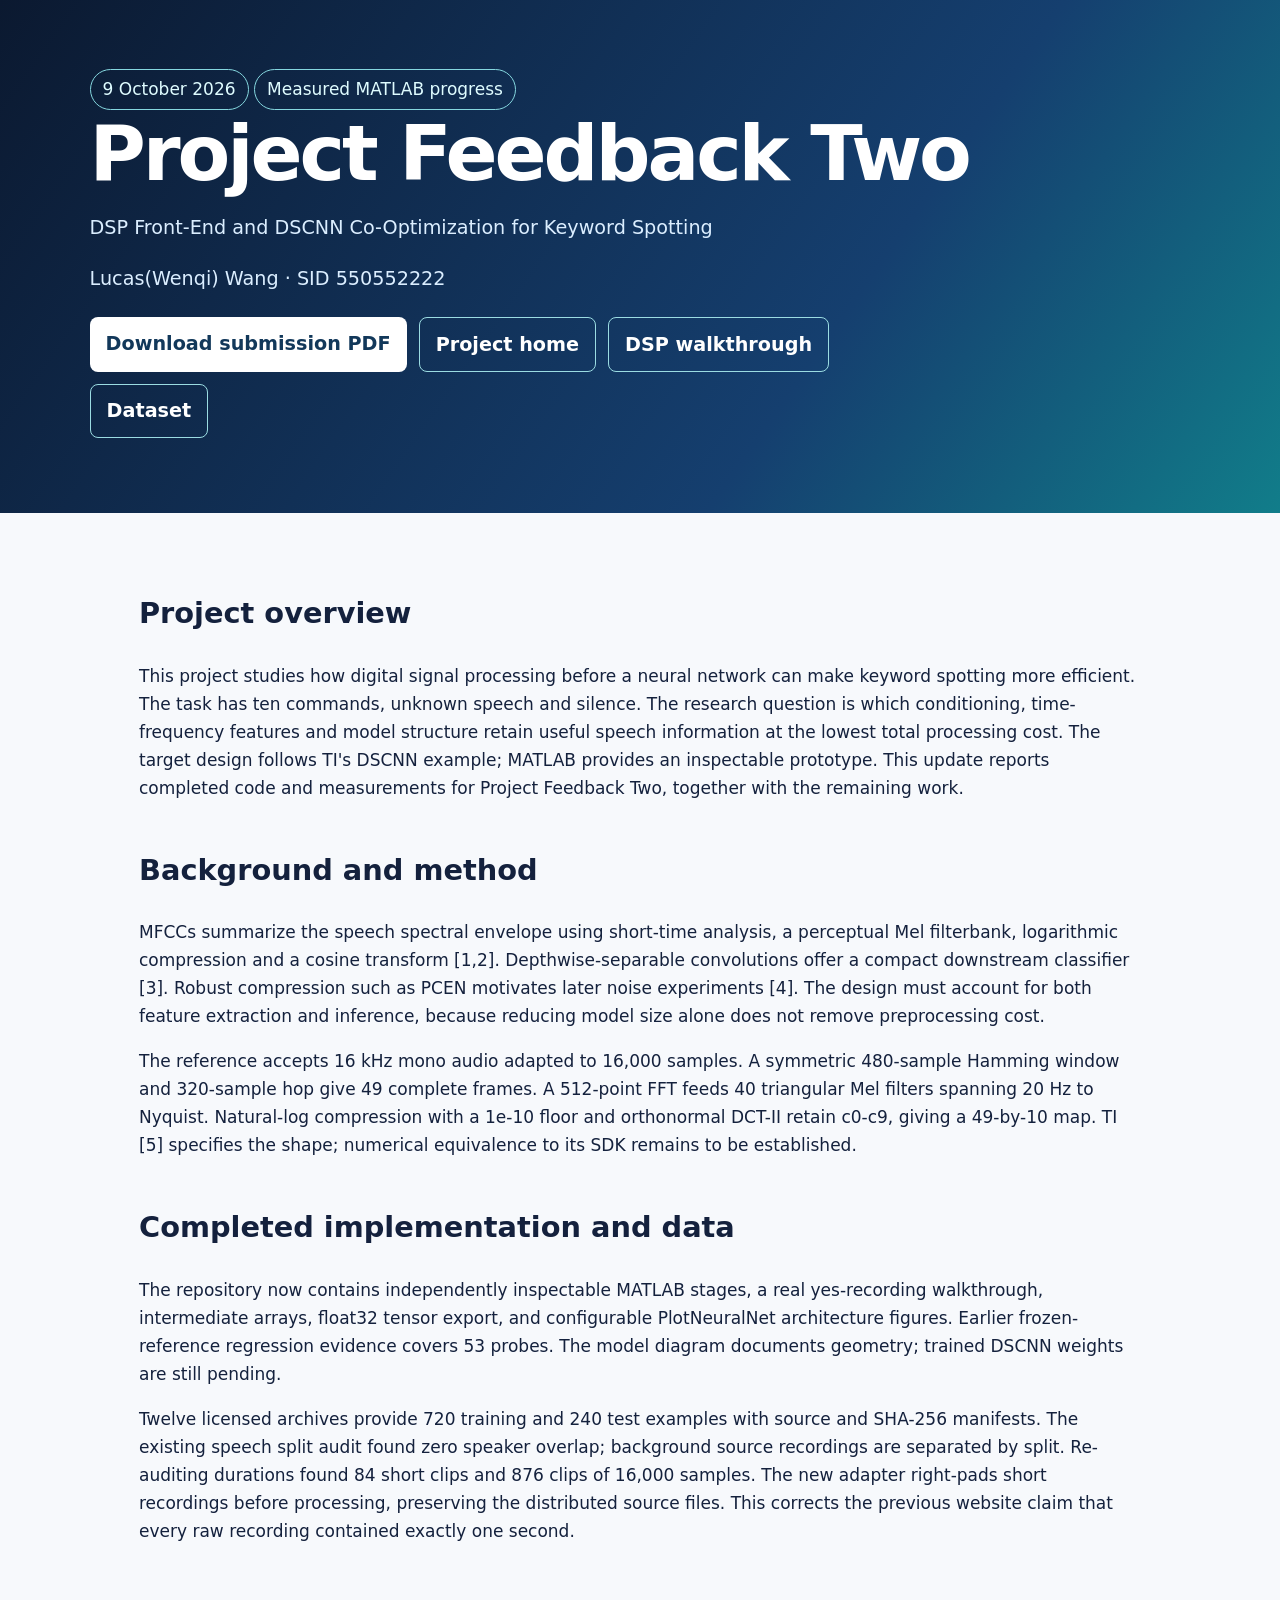
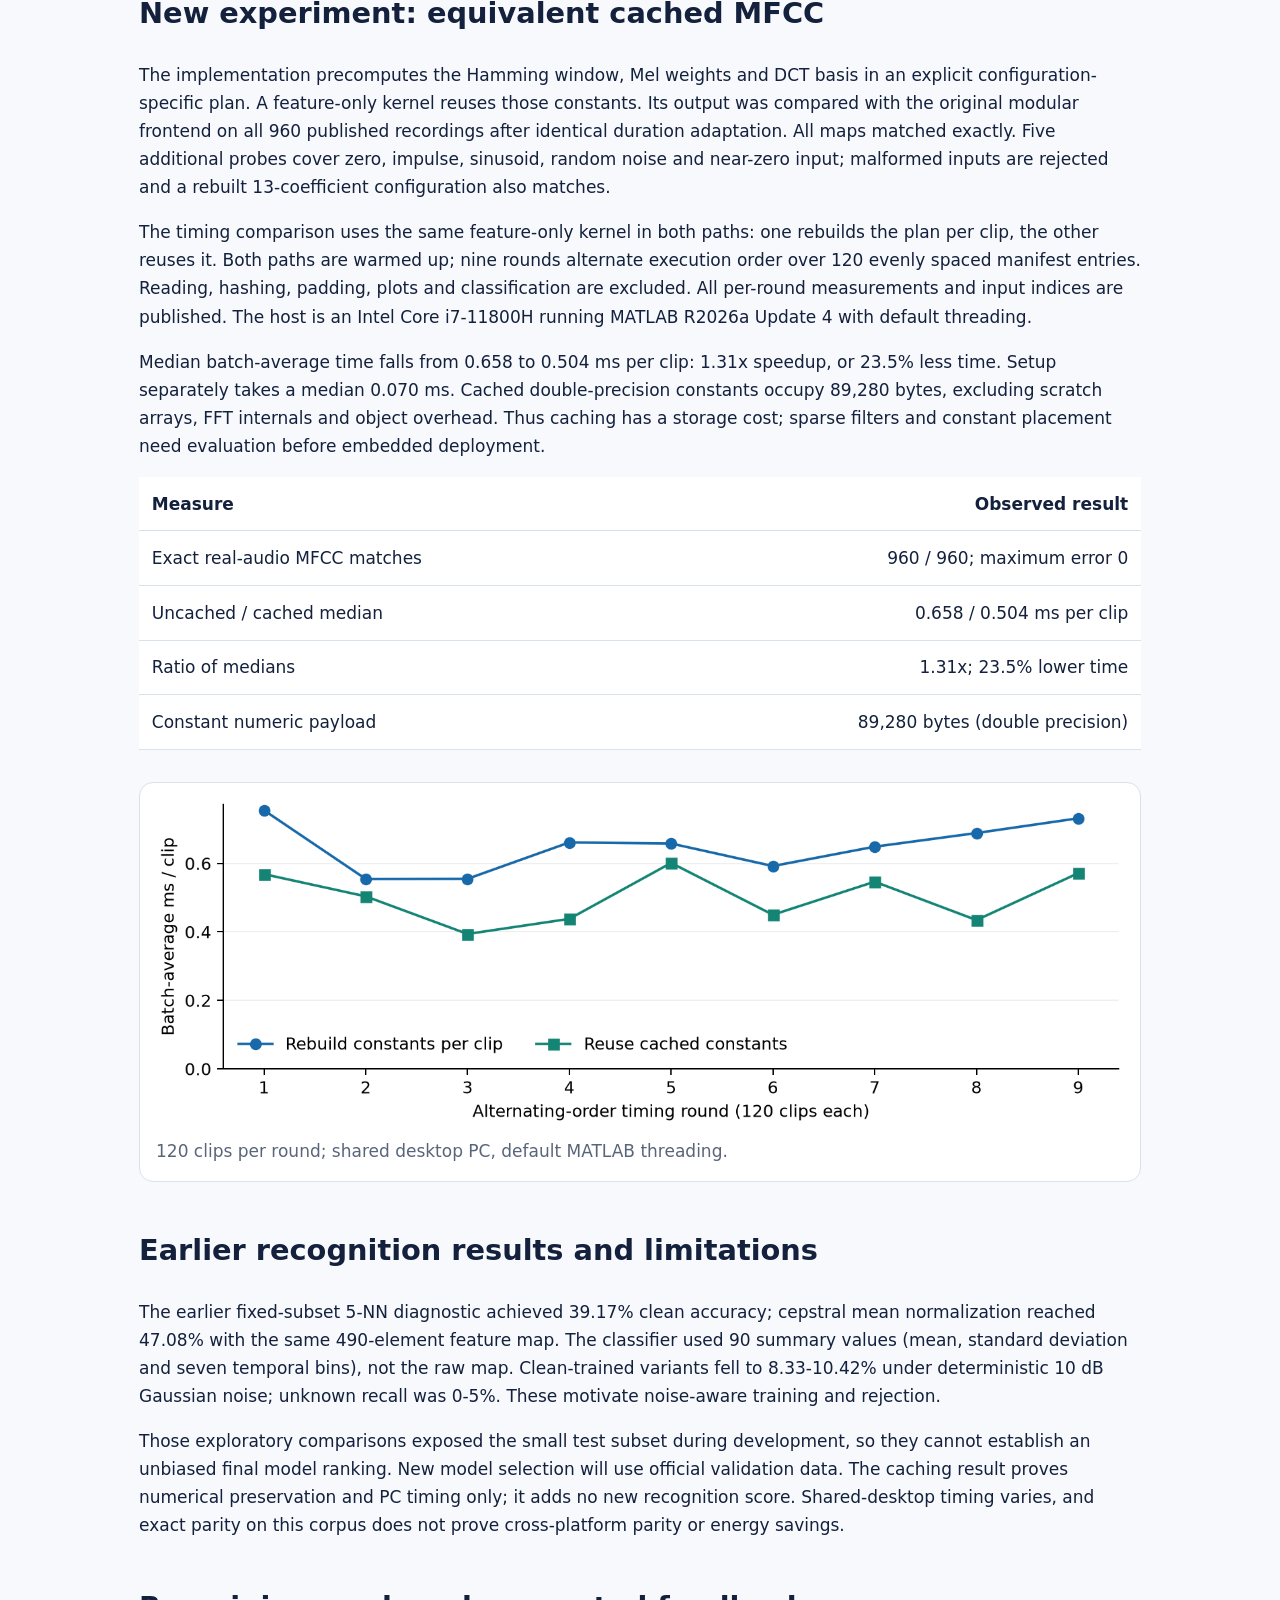
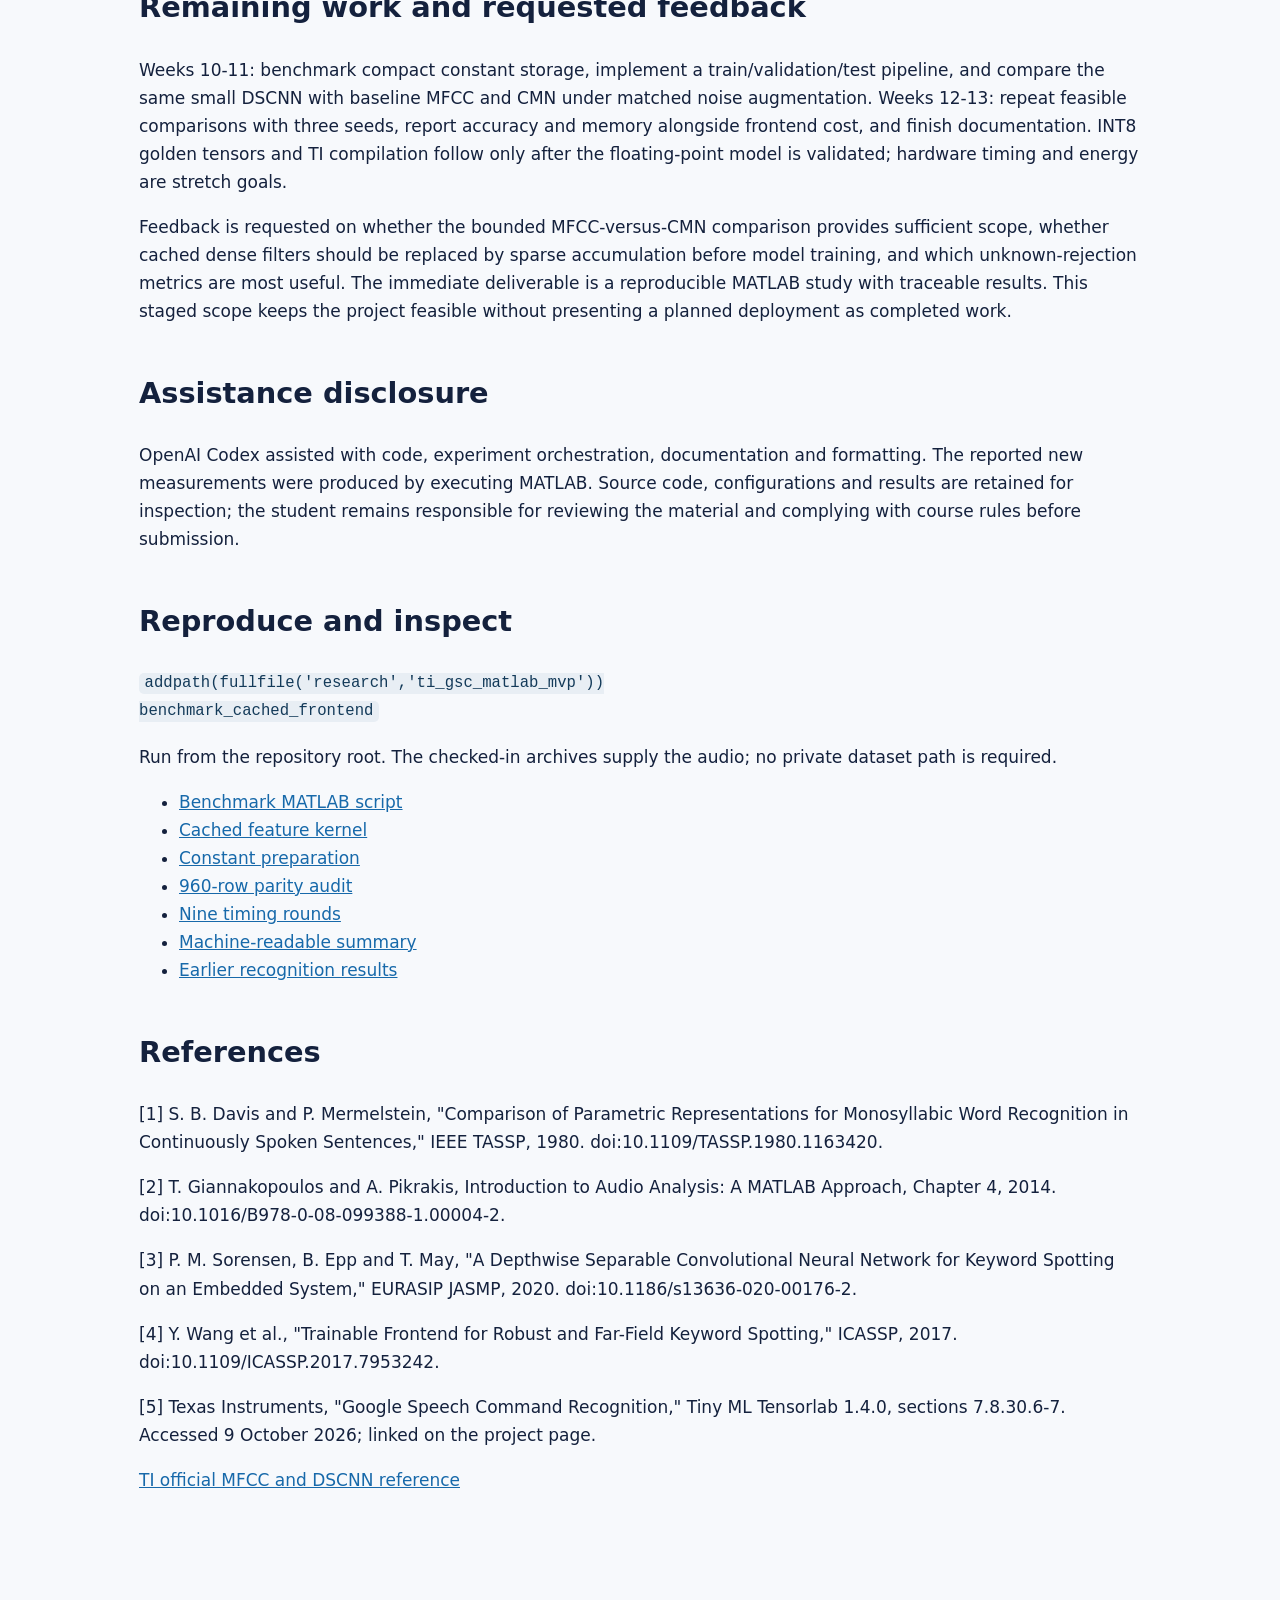
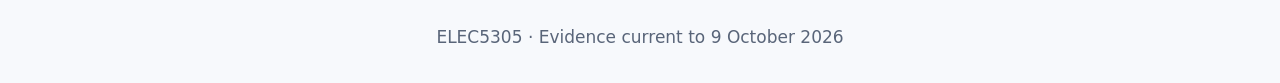
<file: docs/feedback-two.html>
<!doctype html><html lang="en"><head><meta charset="utf-8"><meta name="viewport" content="width=device-width,initial-scale=1"><meta name="description" content="ELEC5305 Project Feedback Two: completed MATLAB DSP work, cached MFCC equivalence, measured timing and research next steps."><title>Project Feedback Two | ELEC5305</title><link rel="stylesheet" href="styles.css"></head><body><header class="compact"><div class="tag">9 October 2026</div><div class="tag">Measured MATLAB progress</div><h1>Project Feedback Two</h1><p>DSP Front-End and DSCNN Co-Optimization for Keyword Spotting</p><p>Lucas(Wenqi) Wang · SID 550552222</p><p class="actions"><a class="button" href="downloads/ELEC5305_Feedback_Two_Lucas_Wenqi_Wang_550552222.pdf">Download submission PDF</a><a class="button secondary" href="index.html">Project home</a><a class="button secondary" href="dsp-model-codesign.html">DSP walkthrough</a><a class="button secondary" href="dataset.html">Dataset</a></p></header><main><section><h2>Project overview</h2><p>This project studies how digital signal processing before a neural network can make keyword spotting more efficient. The task has ten commands, unknown speech and silence. The research question is which conditioning, time-frequency features and model structure retain useful speech information at the lowest total processing cost. The target design follows TI&#x27;s DSCNN example; MATLAB provides an inspectable prototype. This update reports completed code and measurements for Project Feedback Two, together with the remaining work.</p></section><section><h2>Background and method</h2><p>MFCCs summarize the speech spectral envelope using short-time analysis, a perceptual Mel filterbank, logarithmic compression and a cosine transform [1,2]. Depthwise-separable convolutions offer a compact downstream classifier [3]. Robust compression such as PCEN motivates later noise experiments [4]. The design must account for both feature extraction and inference, because reducing model size alone does not remove preprocessing cost.</p><p>The reference accepts 16 kHz mono audio adapted to 16,000 samples. A symmetric 480-sample Hamming window and 320-sample hop give 49 complete frames. A 512-point FFT feeds 40 triangular Mel filters spanning 20 Hz to Nyquist. Natural-log compression with a 1e-10 floor and orthonormal DCT-II retain c0-c9, giving a 49-by-10 map. TI [5] specifies the shape; numerical equivalence to its SDK remains to be established.</p></section><section><h2>Completed implementation and data</h2><p>The repository now contains independently inspectable MATLAB stages, a real yes-recording walkthrough, intermediate arrays, float32 tensor export, and configurable PlotNeuralNet architecture figures. Earlier frozen-reference regression evidence covers 53 probes. The model diagram documents geometry; trained DSCNN weights are still pending.</p><p>Twelve licensed archives provide 720 training and 240 test examples with source and SHA-256 manifests. The existing speech split audit found zero speaker overlap; background source recordings are separated by split. Re-auditing durations found 84 short clips and 876 clips of 16,000 samples. The new adapter right-pads short recordings before processing, preserving the distributed source files. This corrects the previous website claim that every raw recording contained exactly one second.</p></section><section><h2>New experiment: equivalent cached MFCC</h2><p>The implementation precomputes the Hamming window, Mel weights and DCT basis in an explicit configuration-specific plan. A feature-only kernel reuses those constants. Its output was compared with the original modular frontend on all 960 published recordings after identical duration adaptation. All maps matched exactly. Five additional probes cover zero, impulse, sinusoid, random noise and near-zero input; malformed inputs are rejected and a rebuilt 13-coefficient configuration also matches.</p><p>The timing comparison uses the same feature-only kernel in both paths: one rebuilds the plan per clip, the other reuses it. Both paths are warmed up; nine rounds alternate execution order over 120 evenly spaced manifest entries. Reading, hashing, padding, plots and classification are excluded. All per-round measurements and input indices are published. The host is an Intel Core i7-11800H running MATLAB R2026a Update 4 with default threading.</p><p>Median batch-average time falls from 0.658 to 0.504 ms per clip: 1.31x speedup, or 23.5% less time. Setup separately takes a median 0.070 ms. Cached double-precision constants occupy 89,280 bytes, excluding scratch arrays, FFT internals and object overhead. Thus caching has a storage cost; sparse filters and constant placement need evaluation before embedded deployment.</p><table class="results"><tbody><tr><th>Measure</th><th>Observed result</th></tr><tr><td>Exact real-audio MFCC matches</td><td>960 / 960; maximum error 0</td></tr><tr><td>Uncached / cached median</td><td>0.658 / 0.504 ms per clip</td></tr><tr><td>Ratio of medians</td><td>1.31x; 23.5% lower time</td></tr><tr><td>Constant numeric payload</td><td>89,280 bytes (double precision)</td></tr></tbody></table><figure><img src="assets/feedback_two_timing.png" alt="Uncached and cached batch-average latency across nine timing rounds"><figcaption>120 clips per round; shared desktop PC, default MATLAB threading.</figcaption></figure></section><section><h2>Earlier recognition results and limitations</h2><p>The earlier fixed-subset 5-NN diagnostic achieved 39.17% clean accuracy; cepstral mean normalization reached 47.08% with the same 490-element feature map. The classifier used 90 summary values (mean, standard deviation and seven temporal bins), not the raw map. Clean-trained variants fell to 8.33-10.42% under deterministic 10 dB Gaussian noise; unknown recall was 0-5%. These motivate noise-aware training and rejection.</p><p>Those exploratory comparisons exposed the small test subset during development, so they cannot establish an unbiased final model ranking. New model selection will use official validation data. The caching result proves numerical preservation and PC timing only; it adds no new recognition score. Shared-desktop timing varies, and exact parity on this corpus does not prove cross-platform parity or energy savings.</p></section><section><h2>Remaining work and requested feedback</h2><p>Weeks 10-11: benchmark compact constant storage, implement a train/validation/test pipeline, and compare the same small DSCNN with baseline MFCC and CMN under matched noise augmentation. Weeks 12-13: repeat feasible comparisons with three seeds, report accuracy and memory alongside frontend cost, and finish documentation. INT8 golden tensors and TI compilation follow only after the floating-point model is validated; hardware timing and energy are stretch goals.</p><p>Feedback is requested on whether the bounded MFCC-versus-CMN comparison provides sufficient scope, whether cached dense filters should be replaced by sparse accumulation before model training, and which unknown-rejection metrics are most useful. The immediate deliverable is a reproducible MATLAB study with traceable results. This staged scope keeps the project feasible without presenting a planned deployment as completed work.</p></section><section><h2>Assistance disclosure</h2><p>OpenAI Codex assisted with code, experiment orchestration, documentation and formatting. The reported new measurements were produced by executing MATLAB. Source code, configurations and results are retained for inspection; the student remains responsible for reviewing the material and complying with course rules before submission.</p></section><section><h2>Reproduce and inspect</h2><pre><code>addpath(fullfile('research','ti_gsc_matlab_mvp'))
benchmark_cached_frontend</code></pre><p>Run from the repository root. The checked-in archives supply the audio; no private dataset path is required.</p><ul><li><a href="https://github.com/wenqiwang1314-dotcom/elec5305-project-550552222/blob/main/research/ti_gsc_matlab_mvp/benchmark_cached_frontend.m">Benchmark MATLAB script</a></li><li><a href="https://github.com/wenqiwang1314-dotcom/elec5305-project-550552222/blob/main/research/ti_gsc_matlab_mvp/+tigsc/frontend_cached.m">Cached feature kernel</a></li><li><a href="https://github.com/wenqiwang1314-dotcom/elec5305-project-550552222/blob/main/research/ti_gsc_matlab_mvp/+tigsc/prepare_frontend.m">Constant preparation</a></li><li><a href="https://github.com/wenqiwang1314-dotcom/elec5305-project-550552222/blob/main/results/feedback_two/cached_parity.csv">960-row parity audit</a></li><li><a href="https://github.com/wenqiwang1314-dotcom/elec5305-project-550552222/blob/main/results/feedback_two/timing_rounds.csv">Nine timing rounds</a></li><li><a href="https://github.com/wenqiwang1314-dotcom/elec5305-project-550552222/blob/main/results/feedback_two/summary.json">Machine-readable summary</a></li><li><a href="https://github.com/wenqiwang1314-dotcom/elec5305-project-550552222/blob/main/results/mfcc_ablation_results.csv">Earlier recognition results</a></li></ul></section><section><h2>References</h2><p>[1] S. B. Davis and P. Mermelstein, &quot;Comparison of Parametric Representations for Monosyllabic Word Recognition in Continuously Spoken Sentences,&quot; IEEE TASSP, 1980. doi:10.1109/TASSP.1980.1163420.</p><p>[2] T. Giannakopoulos and A. Pikrakis, Introduction to Audio Analysis: A MATLAB Approach, Chapter 4, 2014. doi:10.1016/B978-0-08-099388-1.00004-2.</p><p>[3] P. M. Sorensen, B. Epp and T. May, &quot;A Depthwise Separable Convolutional Neural Network for Keyword Spotting on an Embedded System,&quot; EURASIP JASMP, 2020. doi:10.1186/s13636-020-00176-2.</p><p>[4] Y. Wang et al., &quot;Trainable Frontend for Robust and Far-Field Keyword Spotting,&quot; ICASSP, 2017. doi:10.1109/ICASSP.2017.7953242.</p><p>[5] Texas Instruments, &quot;Google Speech Command Recognition,&quot; Tiny ML Tensorlab 1.4.0, sections 7.8.30.6-7. Accessed 9 October 2026; linked on the project page.</p><p><a href="https://software-dl.ti.com/C2000/esd/mcu_ai/01_04_00/user_guide/examples/google_speech_command.html">TI official MFCC and DSCNN reference</a></p></section></main><footer>ELEC5305 · Evidence current to 9 October 2026</footer></body></html>
</file>
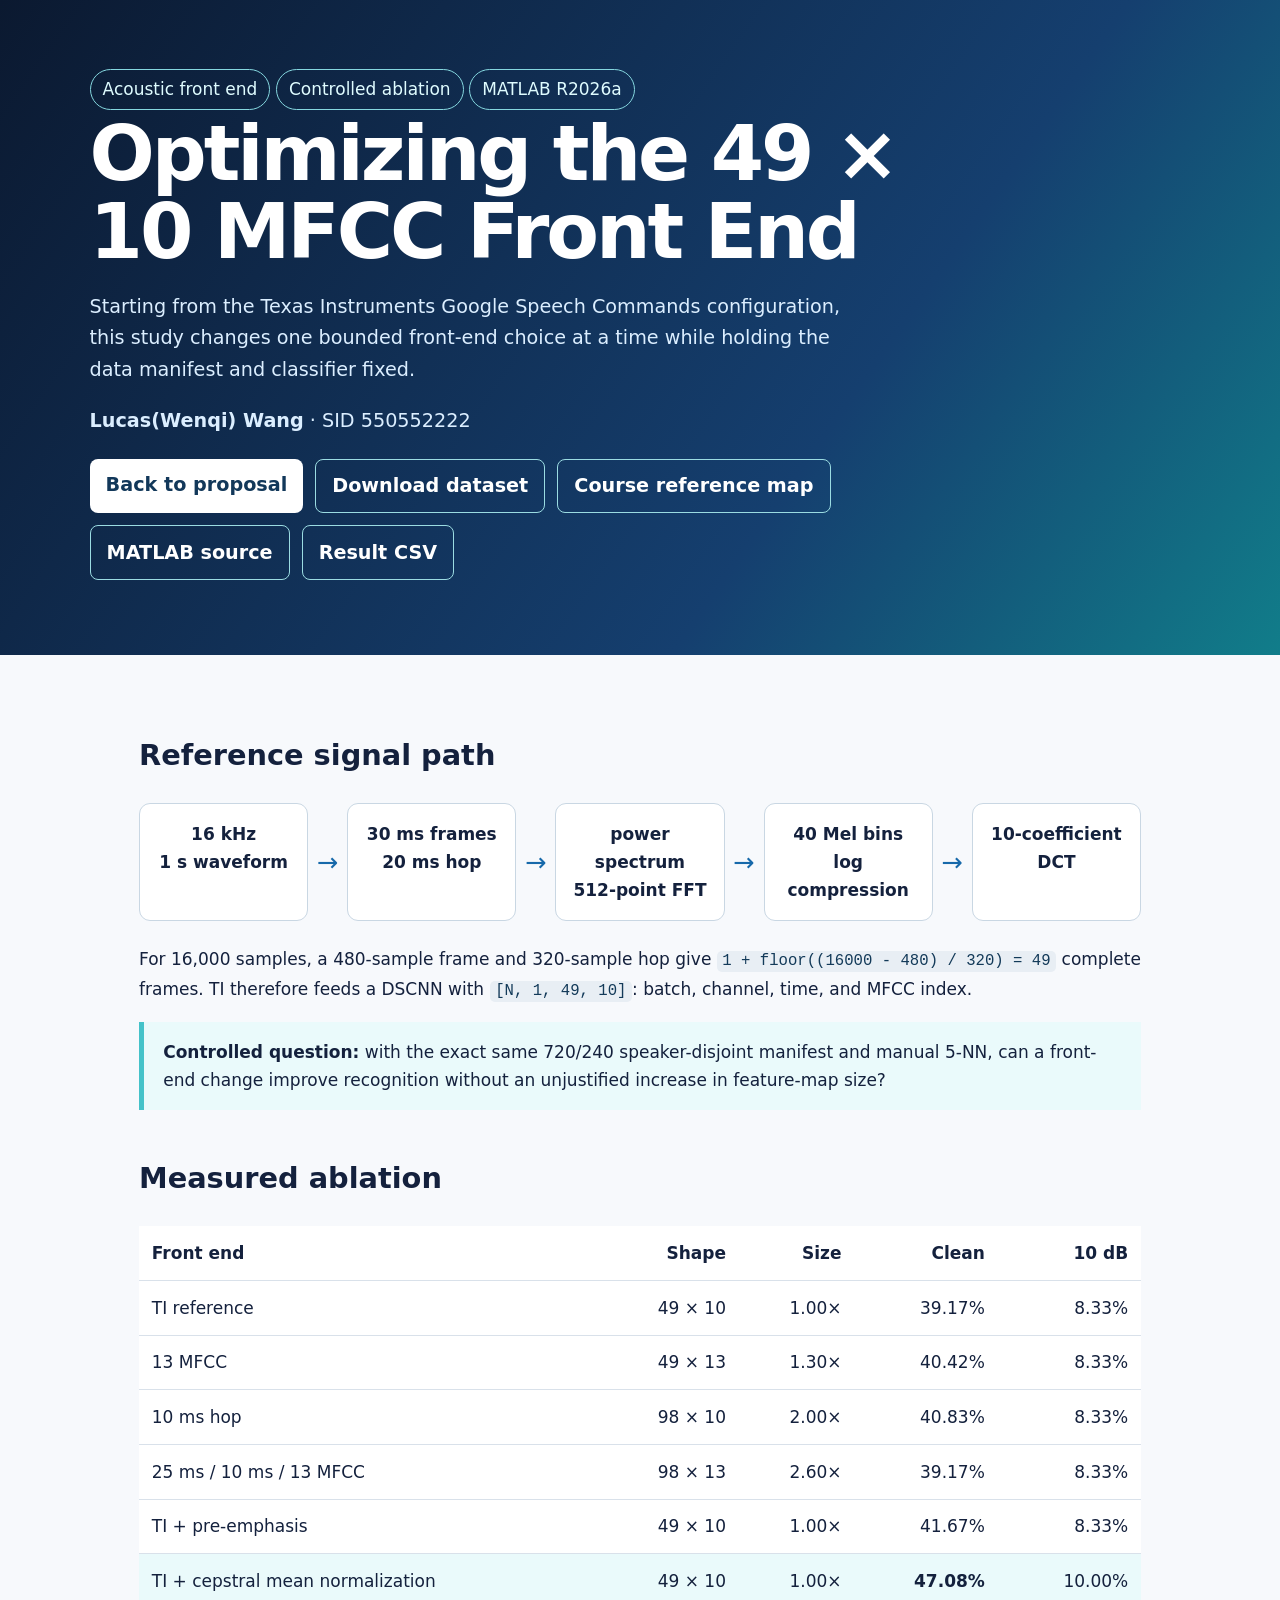
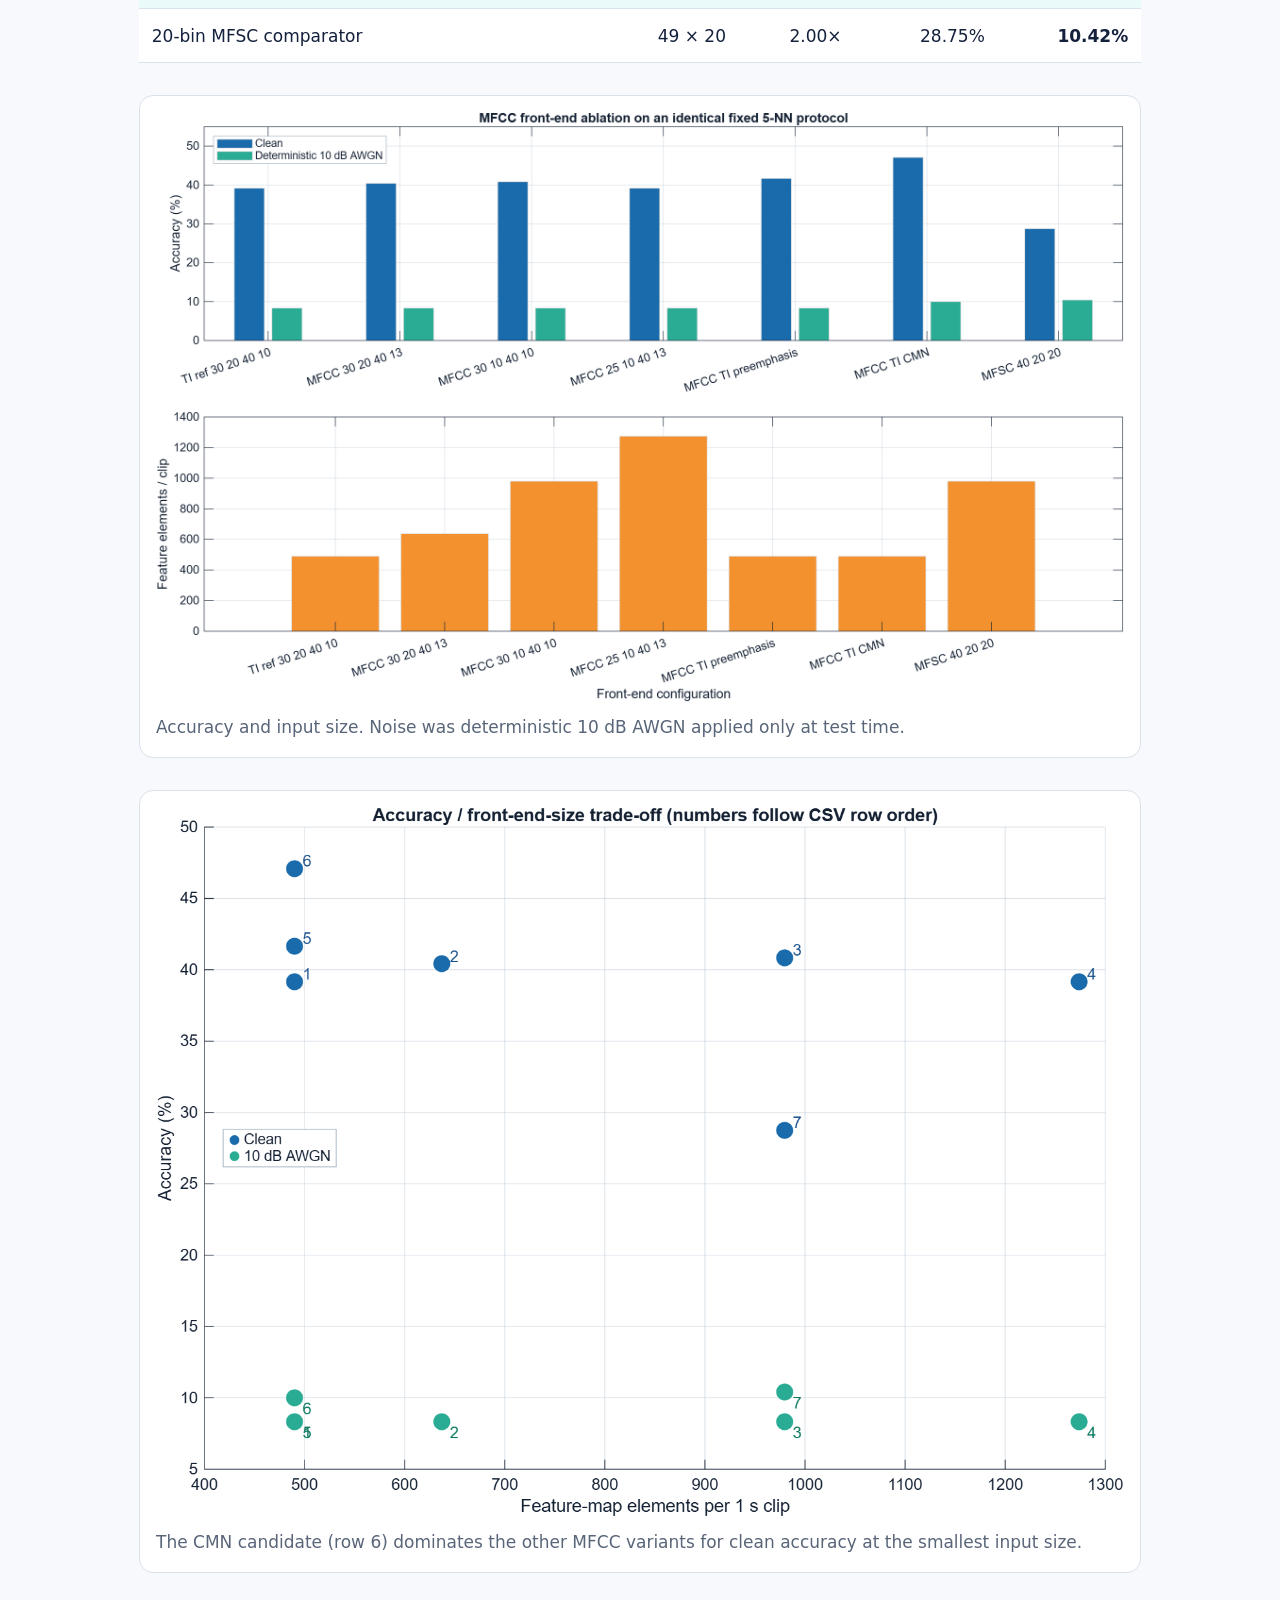
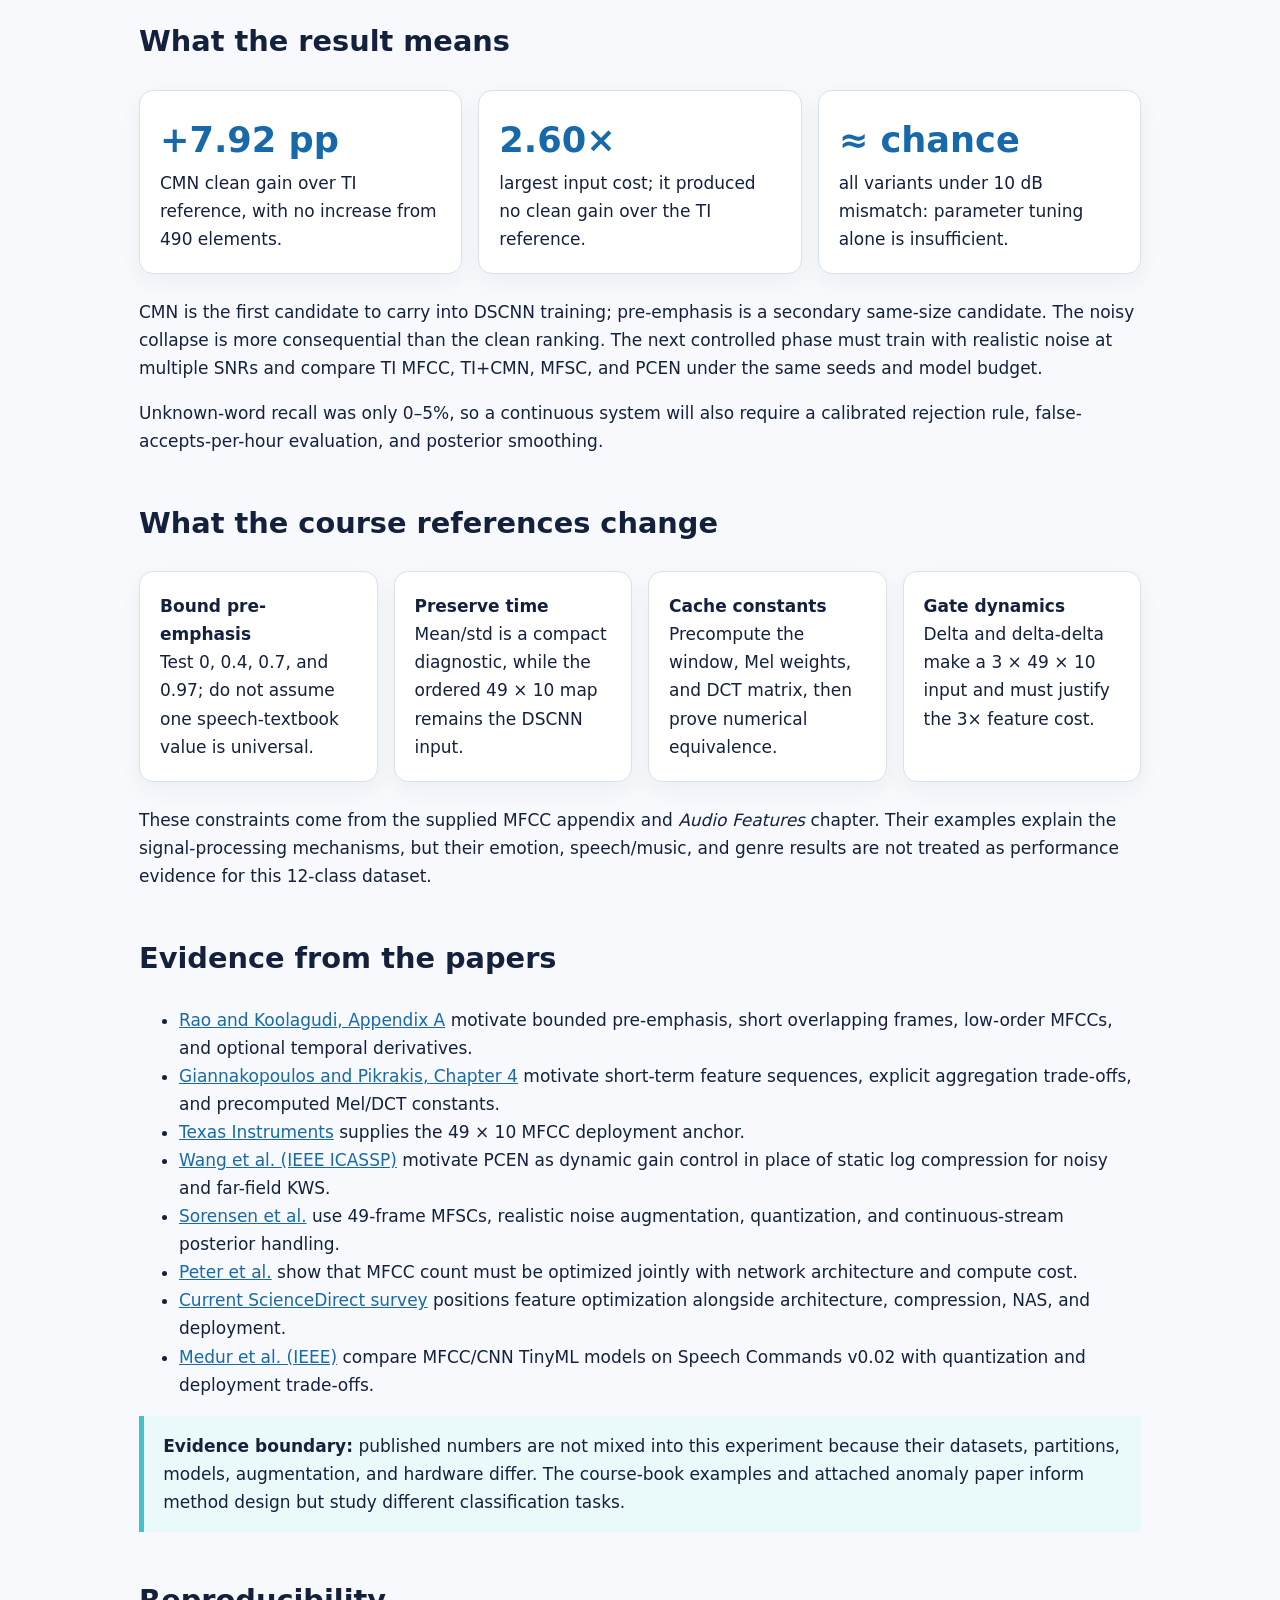
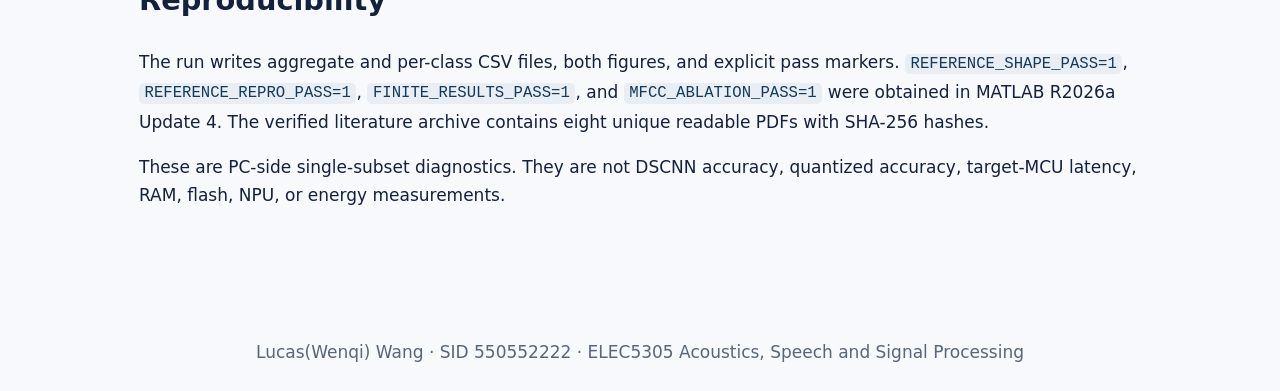
<file: docs/mfcc-optimization.html>
<!doctype html>
<html lang="en">
<head>
  <meta charset="utf-8">
  <meta name="viewport" content="width=device-width,initial-scale=1">
  <meta name="description" content="A controlled MATLAB analysis of TI's 49 by 10 MFCC front end for Speech Commands keyword spotting.">
  <meta name="author" content="Lucas(Wenqi) Wang">
  <title>MFCC Optimization | ELEC5305</title>
  <link rel="stylesheet" href="styles.css">
</head>
<body>
<header class="compact">
  <div class="tag">Acoustic front end</div><div class="tag">Controlled ablation</div><div class="tag">MATLAB R2026a</div>
  <h1>Optimizing the 49 × 10 MFCC Front End</h1>
  <p>Starting from the Texas Instruments Google Speech Commands configuration, this study changes one bounded front-end choice at a time while holding the data manifest and classifier fixed.</p>
  <p><strong>Lucas(Wenqi) Wang</strong> · SID 550552222</p>
  <p class="actions"><a class="button" href="index.html">Back to proposal</a><a class="button secondary" href="dataset.html">Download dataset</a><a class="button secondary" href="https://github.com/wenqiwang1314-dotcom/elec5305-project-550552222/blob/main/COURSE_REFERENCE_NOTES.md">Course reference map</a><a class="button secondary" href="https://github.com/wenqiwang1314-dotcom/elec5305-project-550552222/blob/main/src/run_mfcc_ablation.m">MATLAB source</a><a class="button secondary" href="https://github.com/wenqiwang1314-dotcom/elec5305-project-550552222/blob/main/results/mfcc_ablation_results.csv">Result CSV</a></p>
</header>
<main>
  <section>
    <h2>Reference signal path</h2>
    <div class="pipeline" aria-label="MFCC signal-processing pipeline">
      <div>16 kHz<br>1 s waveform</div><span>→</span><div>30 ms frames<br>20 ms hop</div><span>→</span><div>power spectrum<br>512-point FFT</div><span>→</span><div>40 Mel bins<br>log compression</div><span>→</span><div>10-coefficient<br>DCT</div>
    </div>
    <p>For 16,000 samples, a 480-sample frame and 320-sample hop give <code>1 + floor((16000 - 480) / 320) = 49</code> complete frames. TI therefore feeds a DSCNN with <code>[N, 1, 49, 10]</code>: batch, channel, time, and MFCC index.</p>
    <p class="notice"><strong>Controlled question:</strong> with the exact same 720/240 speaker-disjoint manifest and manual 5-NN, can a front-end change improve recognition without an unjustified increase in feature-map size?</p>
  </section>

  <section>
    <h2>Measured ablation</h2>
    <table class="results"><thead><tr><th>Front end</th><th>Shape</th><th>Size</th><th>Clean</th><th>10 dB</th></tr></thead><tbody>
      <tr><td>TI reference</td><td>49 × 10</td><td>1.00×</td><td>39.17%</td><td>8.33%</td></tr>
      <tr><td>13 MFCC</td><td>49 × 13</td><td>1.30×</td><td>40.42%</td><td>8.33%</td></tr>
      <tr><td>10 ms hop</td><td>98 × 10</td><td>2.00×</td><td>40.83%</td><td>8.33%</td></tr>
      <tr><td>25 ms / 10 ms / 13 MFCC</td><td>98 × 13</td><td>2.60×</td><td>39.17%</td><td>8.33%</td></tr>
      <tr><td>TI + pre-emphasis</td><td>49 × 10</td><td>1.00×</td><td>41.67%</td><td>8.33%</td></tr>
      <tr class="best"><td>TI + cepstral mean normalization</td><td>49 × 10</td><td>1.00×</td><td><strong>47.08%</strong></td><td>10.00%</td></tr>
      <tr><td>20-bin MFSC comparator</td><td>49 × 20</td><td>2.00×</td><td>28.75%</td><td><strong>10.42%</strong></td></tr>
    </tbody></table>
    <figure><img src="assets/mfcc_ablation_accuracy.png" alt="Clean and noisy accuracy with feature-map size for seven front ends"><figcaption>Accuracy and input size. Noise was deterministic 10 dB AWGN applied only at test time.</figcaption></figure>
    <figure><img src="assets/mfcc_ablation_tradeoff.png" alt="Scatter plot of accuracy against feature-map elements"><figcaption>The CMN candidate (row 6) dominates the other MFCC variants for clean accuracy at the smallest input size.</figcaption></figure>
  </section>

  <section>
    <h2>What the result means</h2>
    <div class="grid">
      <div class="card"><div class="metric">+7.92 pp</div>CMN clean gain over TI reference, with no increase from 490 elements.</div>
      <div class="card"><div class="metric">2.60×</div>largest input cost; it produced no clean gain over the TI reference.</div>
      <div class="card"><div class="metric">≈ chance</div>all variants under 10 dB mismatch: parameter tuning alone is insufficient.</div>
    </div>
    <p>CMN is the first candidate to carry into DSCNN training; pre-emphasis is a secondary same-size candidate. The noisy collapse is more consequential than the clean ranking. The next controlled phase must train with realistic noise at multiple SNRs and compare TI MFCC, TI+CMN, MFSC, and PCEN under the same seeds and model budget.</p>
    <p>Unknown-word recall was only 0–5%, so a continuous system will also require a calibrated rejection rule, false-accepts-per-hour evaluation, and posterior smoothing.</p>
  </section>

  <section>
    <h2>What the course references change</h2>
    <div class="grid">
      <div class="card"><strong>Bound pre-emphasis</strong><br>Test 0, 0.4, 0.7, and 0.97; do not assume one speech-textbook value is universal.</div>
      <div class="card"><strong>Preserve time</strong><br>Mean/std is a compact diagnostic, while the ordered 49 × 10 map remains the DSCNN input.</div>
      <div class="card"><strong>Cache constants</strong><br>Precompute the window, Mel weights, and DCT matrix, then prove numerical equivalence.</div>
      <div class="card"><strong>Gate dynamics</strong><br>Delta and delta-delta make a 3 × 49 × 10 input and must justify the 3× feature cost.</div>
    </div>
    <p>These constraints come from the supplied MFCC appendix and <em>Audio Features</em> chapter. Their examples explain the signal-processing mechanisms, but their emotion, speech/music, and genre results are not treated as performance evidence for this 12-class dataset.</p>
  </section>

  <section>
    <h2>Evidence from the papers</h2>
    <ul>
      <li><a href="https://doi.org/10.1007/978-1-4614-6360-3">Rao and Koolagudi, Appendix A</a> motivate bounded pre-emphasis, short overlapping frames, low-order MFCCs, and optional temporal derivatives.</li>
      <li><a href="https://doi.org/10.1016/B978-0-08-099388-1.00004-2">Giannakopoulos and Pikrakis, Chapter 4</a> motivate short-term feature sequences, explicit aggregation trade-offs, and precomputed Mel/DCT constants.</li>
      <li><a href="https://software-dl.ti.com/C2000/esd/mcu_ai/01_04_00/user_guide/examples/google_speech_command.html">Texas Instruments</a> supplies the 49 × 10 MFCC deployment anchor.</li>
      <li><a href="https://doi.org/10.1109/ICASSP.2017.7953242">Wang et al. (IEEE ICASSP)</a> motivate PCEN as dynamic gain control in place of static log compression for noisy and far-field KWS.</li>
      <li><a href="https://doi.org/10.1186/s13636-020-00176-2">Sorensen et al.</a> use 49-frame MFSCs, realistic noise augmentation, quantization, and continuous-stream posterior handling.</li>
      <li><a href="https://arxiv.org/abs/2012.10138">Peter et al.</a> show that MFCC count must be optimized jointly with network architecture and compute cost.</li>
      <li><a href="https://doi.org/10.1016/j.neucom.2026.134028">Current ScienceDirect survey</a> positions feature optimization alongside architecture, compression, NAS, and deployment.</li>
      <li><a href="https://doi.org/10.1109/MIPRO65660.2025.11131906">Medur et al. (IEEE)</a> compare MFCC/CNN TinyML models on Speech Commands v0.02 with quantization and deployment trade-offs.</li>
    </ul>
    <p class="notice"><strong>Evidence boundary:</strong> published numbers are not mixed into this experiment because their datasets, partitions, models, augmentation, and hardware differ. The course-book examples and attached anomaly paper inform method design but study different classification tasks.</p>
  </section>

  <section>
    <h2>Reproducibility</h2>
    <p>The run writes aggregate and per-class CSV files, both figures, and explicit pass markers. <code>REFERENCE_SHAPE_PASS=1</code>, <code>REFERENCE_REPRO_PASS=1</code>, <code>FINITE_RESULTS_PASS=1</code>, and <code>MFCC_ABLATION_PASS=1</code> were obtained in MATLAB R2026a Update 4. The verified literature archive contains eight unique readable PDFs with SHA-256 hashes.</p>
    <p>These are PC-side single-subset diagnostics. They are not DSCNN accuracy, quantized accuracy, target-MCU latency, RAM, flash, NPU, or energy measurements.</p>
  </section>
</main>
<footer>Lucas(Wenqi) Wang · SID 550552222 · ELEC5305 Acoustics, Speech and Signal Processing</footer>
</body>
</html>
</file>
<file: docs/styles.css>
:root { --ink:#14213d; --blue:#1769aa; --cyan:#44c2c9; --paper:#f7f9fc; --muted:#596579; }
* { box-sizing:border-box; }
body { margin:0; font:17px/1.65 system-ui,-apple-system,"Segoe UI",sans-serif; color:var(--ink); background:var(--paper); }
header { color:white; padding:5.5rem max(7vw,1.5rem) 4.5rem; background:linear-gradient(125deg,#0b1930,#153f6f 65%,#117d8a); }
header.compact { padding-top:4rem; padding-bottom:3.5rem; }
header p { max-width:780px; font-size:1.2rem; color:#dbeeff; }
.actions { display:flex; flex-wrap:wrap; gap:.75rem; margin-top:1.4rem; }
.button { display:inline-block; padding:.65rem 1rem; border-radius:8px; background:white; color:#12385a; text-decoration:none; font-weight:700; }
.button.secondary { background:transparent; color:white; border:1px solid #9bdce2; }
.button.dark { background:var(--blue); color:white; }
.button.outline { background:transparent; color:var(--blue); border:1px solid var(--blue); }
.button:hover,.button:focus-visible { transform:translateY(-1px); box-shadow:0 7px 18px #00172f44; }
h1 { max-width:900px; margin:0; font-size:clamp(2.5rem,6vw,5.5rem); line-height:1.02; letter-spacing:-.04em; }
h2 { margin-top:2.8rem; font-size:1.8rem; }
main { max-width:1050px; margin:auto; padding:2rem 1.5rem 5rem; }
.tag { display:inline-block; margin:.3rem .35rem .3rem 0; padding:.35rem .75rem; border:1px solid #85d7df; border-radius:999px; color:#dffcff; }
.grid { display:grid; grid-template-columns:repeat(auto-fit,minmax(230px,1fr)); gap:1rem; margin:1.5rem 0; }
.card { background:white; border:1px solid #d9e1ea; border-radius:14px; padding:1.25rem; box-shadow:0 8px 22px #17324d0d; }
.metric { font-size:2.2rem; font-weight:750; color:var(--blue); }
figure { margin:2rem 0; background:white; padding:1rem; border-radius:14px; border:1px solid #d9e1ea; }
img { display:block; max-width:100%; height:auto; margin:auto; }
figcaption { margin-top:.7rem; color:var(--muted); }
table { width:100%; border-collapse:collapse; background:white; }
th,td { padding:.8rem; border-bottom:1px solid #d9e1ea; text-align:left; }
a { color:var(--blue); }
code { padding:.08rem .35rem; border-radius:5px; background:#e8eef4; color:#133a59; font-size:.92em; }
.notice { border-left:5px solid var(--cyan); padding:1rem 1.2rem; background:#eafafb; }
.pipeline { display:flex; align-items:stretch; gap:.55rem; margin:1.5rem 0; overflow-x:auto; }
.pipeline div { min-width:145px; flex:1; padding:1rem; border-radius:11px; background:white; border:1px solid #c9d7e3; text-align:center; font-weight:700; }
.pipeline small { color:var(--muted); font-weight:500; }
.pipeline span { align-self:center; color:var(--blue); font-size:1.6rem; }
.download-grid { display:grid; grid-template-columns:repeat(auto-fit,minmax(245px,1fr)); gap:1rem; margin:1.5rem 0; }
.download-card { display:flex; flex-direction:column; gap:.55rem; background:white; border:1px solid #d9e1ea; border-radius:14px; padding:1.15rem; box-shadow:0 8px 22px #17324d0d; }
.download-card h3 { margin:0; font-size:1.2rem; }
.download-card p { margin:0; color:var(--muted); }
.download-card .button { align-self:flex-start; background:var(--blue); color:white; }
.checksum { font:0.82rem/1.4 ui-monospace,SFMono-Regular,Consolas,monospace; word-break:break-all; color:var(--muted); }
.compact-list { columns:2; column-gap:2rem; }
.results th:not(:first-child),.results td:not(:first-child) { text-align:right; white-space:nowrap; }
.results .best { background:#eafafb; }
footer { padding:2rem; color:var(--muted); text-align:center; }
@media (max-width:700px) {
  body { font-size:16px; }
  header { padding-top:3.5rem; }
  .pipeline span { display:none; }
  .pipeline { display:grid; grid-template-columns:1fr 1fr; }
  .results { display:block; overflow-x:auto; }
  .compact-list { columns:1; }
}
</file>
